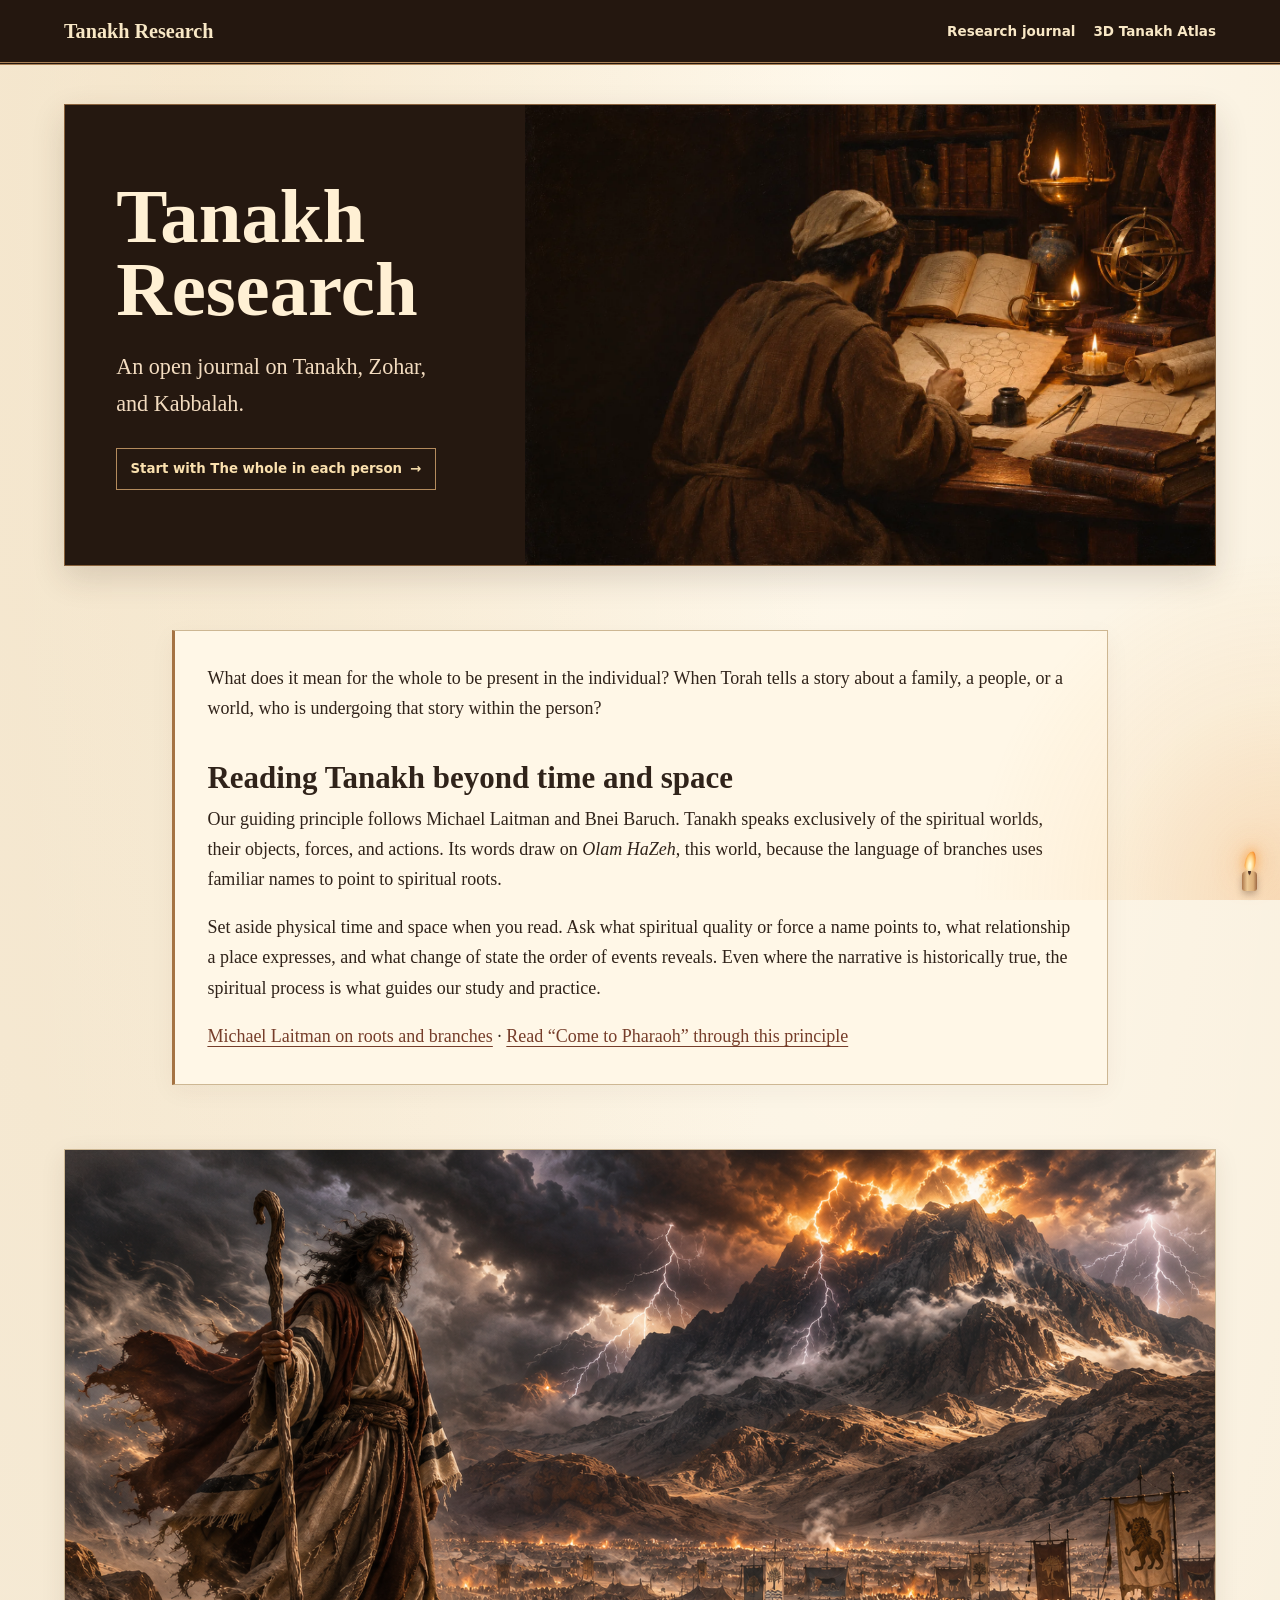
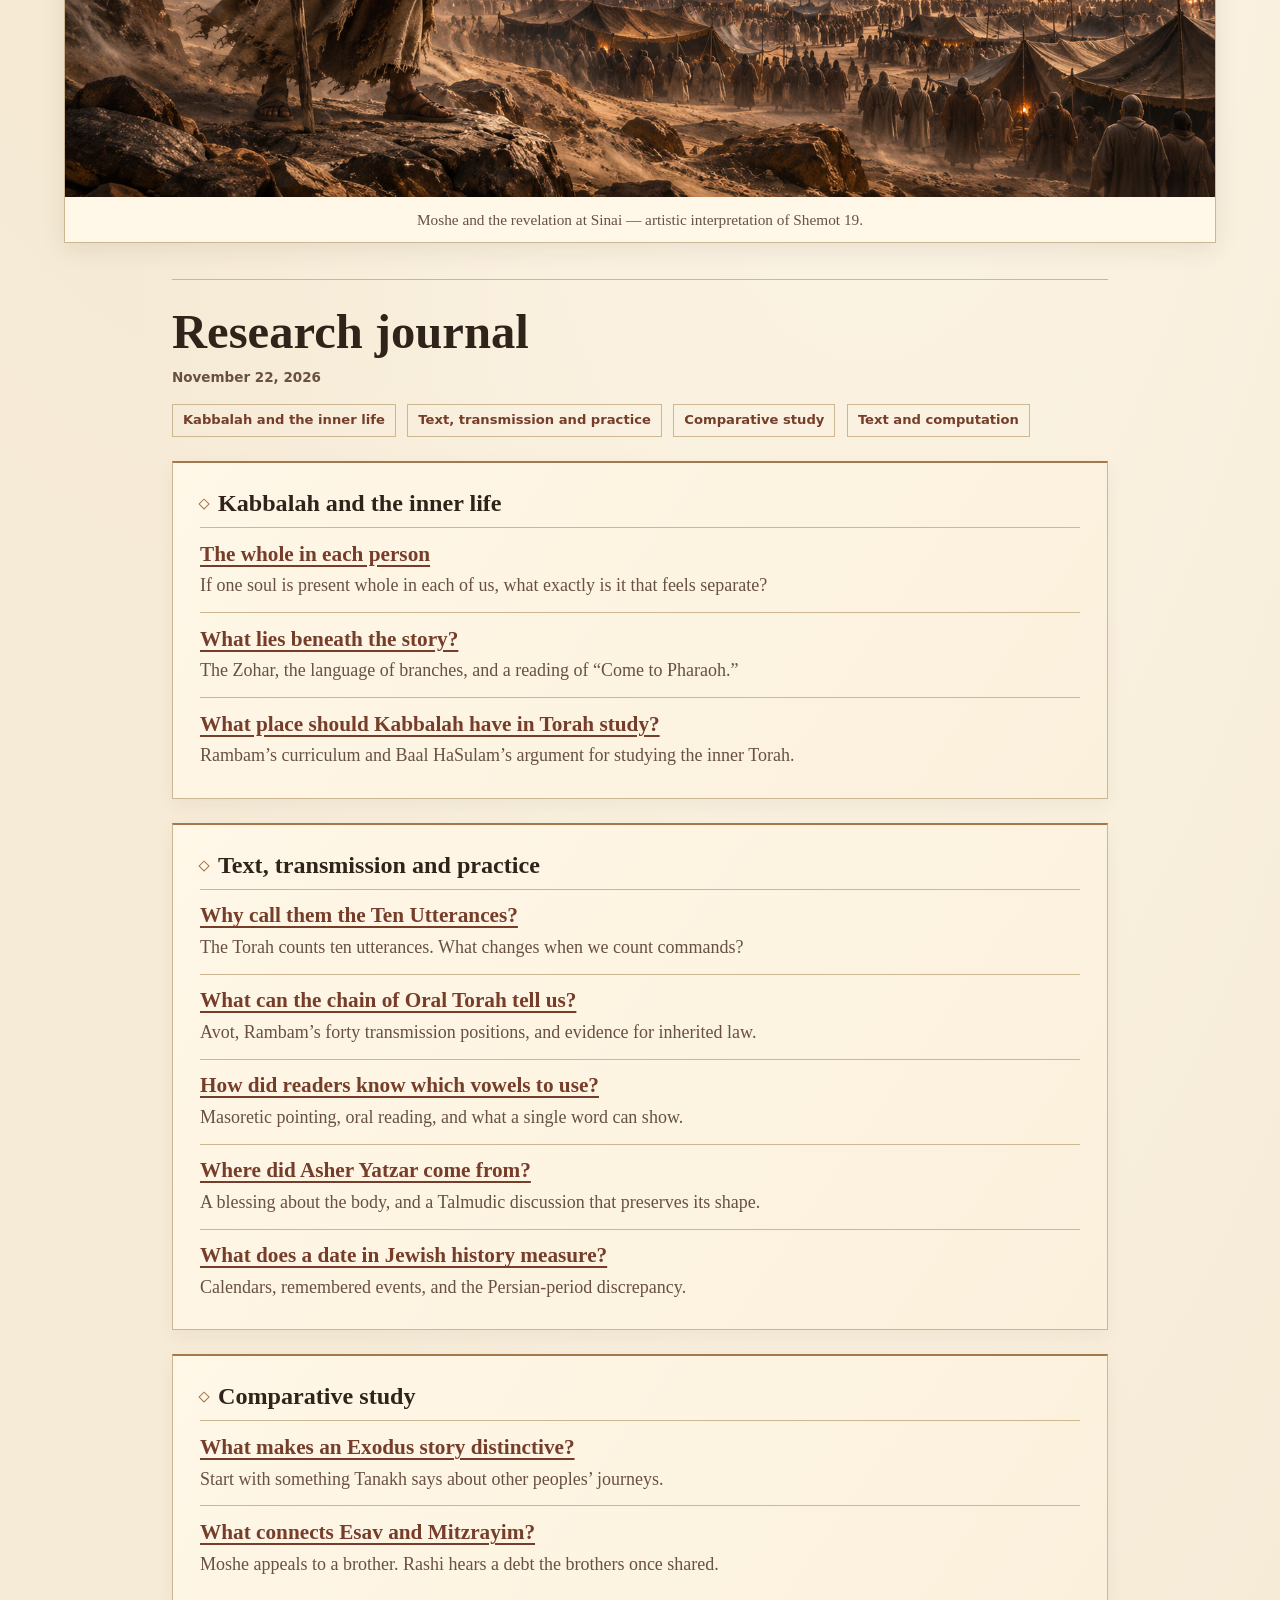
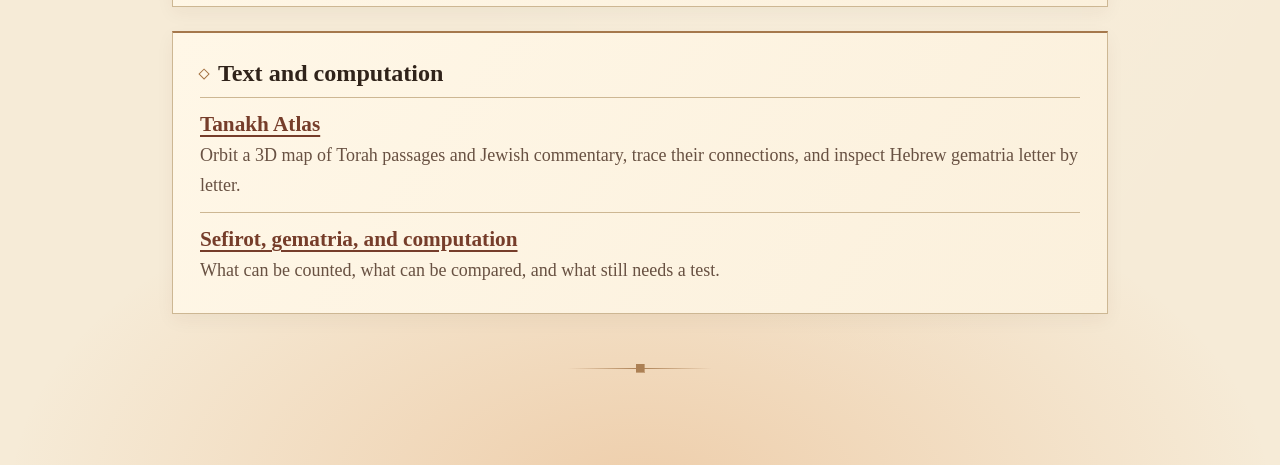
<file: docs/index.html>
<!doctype html>
<html lang="en">
<head>
  <meta charset="utf-8">
  <meta name="viewport" content="width=device-width, initial-scale=1">
  <meta name="description" content="An open research journal on Tanakh, Zohar, and Kabbalah.">
  <title>Tanakh Research</title>
  <link rel="stylesheet" href="style.css?v=atlas-1">
  <link rel="stylesheet" href="candlelight.css">
</head>
<body class="home">
  <header class="site-header">
    <a href="./">Tanakh Research</a>
    <nav aria-label="Main navigation">
      <a href="#research">Research journal</a>
      <a href="atlas/">3D Tanakh Atlas</a>
    </nav>
  </header>
  <main>
    <section class="hero" aria-labelledby="title">
      <img class="hero-art" src="assets/scholars-study.webp?v=7cb28a1" width="1536" height="1024" fetchpriority="high" style="display:block;max-width:100%;height:auto" alt="A scholar writing by oil lamp and candle, beside leather-bound books, scrolls, and a sketch of the Tree of Life.">
      <div class="hero-content">
        <h1 id="title">Tanakh<br class="hero-break"> Research</h1>
        <p class="lead">An open journal on Tanakh, Zohar, and Kabbalah.</p>
        <a class="start-link" href="research/the-whole-in-each-person.html">Start with The whole in each person <span aria-hidden="true">→</span></a>
      </div>
    </section>
    <div class="intro">
      <p>What does it mean for the whole to be present in the individual? When Torah tells a story about a family, a people, or a world, who is undergoing that story within the person?</p>
      <section id="spiritual-reading" aria-labelledby="spiritual-reading-title">
        <h2 id="spiritual-reading-title">Reading Tanakh beyond time and space</h2>
        <p>Our guiding principle follows Michael Laitman and Bnei Baruch. Tanakh speaks exclusively of the spiritual worlds, their objects, forces, and actions. Its words draw on <em>Olam HaZeh</em>, this world, because the language of branches uses familiar names to point to spiritual roots.</p>
        <p>Set aside physical time and space when you read. Ask what spiritual quality or force a name points to, what relationship a place expresses, and what change of state the order of events reveals. Even where the narrative is historically true, the spiritual process is what guides our study and practice.</p>
        <p><a href="https://www.kabbalah.info/en/root-and-branch-part-1/">Michael Laitman on roots and branches</a> · <a href="research/torah-as-language-of-branches.html#spiritual-reading">Read “Come to Pharaoh” through this principle</a></p>
      </section>
    </div>
    <figure style="margin:0 0 2rem;border:1px solid var(--rule);background:var(--folio);box-shadow:0 .4rem 1.3rem #45271718">
        <img src="assets/moshe-at-sinai.png" width="1648" height="928" loading="lazy" decoding="async" alt="Artistic depiction of Moshe holding a staff before the Israelite camp, with lightning and fire over Mount Sinai." style="display:block;width:100%;height:auto">
        <figcaption style="padding:.55rem 1rem;color:var(--muted);font-size:.85rem;text-align:center">Moshe and the revelation at Sinai — artistic interpretation of Shemot 19.</figcaption>
      </figure>
    <section class="log" id="research" aria-labelledby="log-title">
      <h2 id="log-title">Research journal</h2>
      <time datetime="2026-11-22">November 22, 2026</time>
      <nav class="topics" aria-label="Research topics">
        <a href="#kabbalah">Kabbalah and the inner life</a>
        <a href="#transmission">Text, transmission and practice</a>
        <a href="#comparative">Comparative study</a>
        <a href="#computation">Text and computation</a>
      </nav>
      <section class="topic" id="kabbalah" aria-labelledby="kabbalah-title">
        <h3 id="kabbalah-title">Kabbalah and the inner life</h3>
        <article>
          <h4><a href="research/the-whole-in-each-person.html">The whole in each person</a></h4>
          <p>If one soul is present whole in each of us, what exactly is it that feels separate?</p>
        </article>
        <article>
          <h4><a href="research/torah-as-language-of-branches.html">What lies beneath the story?</a></h4>
          <p>The Zohar, the language of branches, and a reading of “Come to Pharaoh.”</p>
        </article>
        <article>
          <h4><a href="research/gemara-and-kabbalah.html">What place should Kabbalah have in Torah study?</a></h4>
          <p>Rambam’s curriculum and Baal HaSulam’s argument for studying the inner Torah.</p>
        </article>
      </section>
      <section class="topic" id="transmission" aria-labelledby="transmission-title">
        <h3 id="transmission-title">Text, transmission and practice</h3>
        <article>
          <h4><a href="research/the-ten-utterances.html">Why call them the Ten Utterances?</a></h4>
          <p>The Torah counts ten utterances. What changes when we count commands?</p>
        </article>
        <article>
          <h4><a href="research/oral-torah-and-the-forty-names.html">What can the chain of Oral Torah tell us?</a></h4>
          <p>Avot, Rambam’s forty transmission positions, and evidence for inherited law.</p>
        </article>
        <article>
          <h4><a href="research/how-hebrew-was-read.html">How did readers know which vowels to use?</a></h4>
          <p>Masoretic pointing, oral reading, and what a single word can show.</p>
        </article>
        <article>
          <h4><a href="research/asher-yatzar.html">Where did Asher Yatzar come from?</a></h4>
          <p>A blessing about the body, and a Talmudic discussion that preserves its shape.</p>
        </article>
        <article>
          <h4><a href="research/jewish-time-and-history.html">What does a date in Jewish history measure?</a></h4>
          <p>Calendars, remembered events, and the Persian-period discrepancy.</p>
        </article>
      </section>
      <section class="topic" id="comparative" aria-labelledby="comparative-title">
        <h3 id="comparative-title">Comparative study</h3>
        <article>
          <h4><a href="research/what-is-distinctive-in-tanakh.html">What makes an Exodus story distinctive?</a></h4>
          <p>Start with something Tanakh says about other peoples’ journeys.</p>
        </article>
        <article>
          <h4><a href="research/esav-and-mitzrayim.html">What connects Esav and Mitzrayim?</a></h4>
          <p>Moshe appeals to a brother. Rashi hears a debt the brothers once shared.</p>
        </article>
      </section>
      <section class="topic" id="computation" aria-labelledby="computation-title">
        <h3 id="computation-title">Text and computation</h3>
        <article>
          <h4><a href="atlas/">Tanakh Atlas</a></h4>
          <p>Orbit a 3D map of Torah passages and Jewish commentary, trace their connections, and inspect Hebrew gematria letter by letter.</p>
        </article>
        <article>
          <h4><a href="research/sefirot-gematria-and-computation.html">Sefirot, gematria, and computation</a></h4>
          <p>What can be counted, what can be compared, and what still needs a test.</p>
        </article>
      </section>
    </section>
  </main>
  <div class="candlelight" aria-hidden="true"></div>
</body>
</html>
</file>
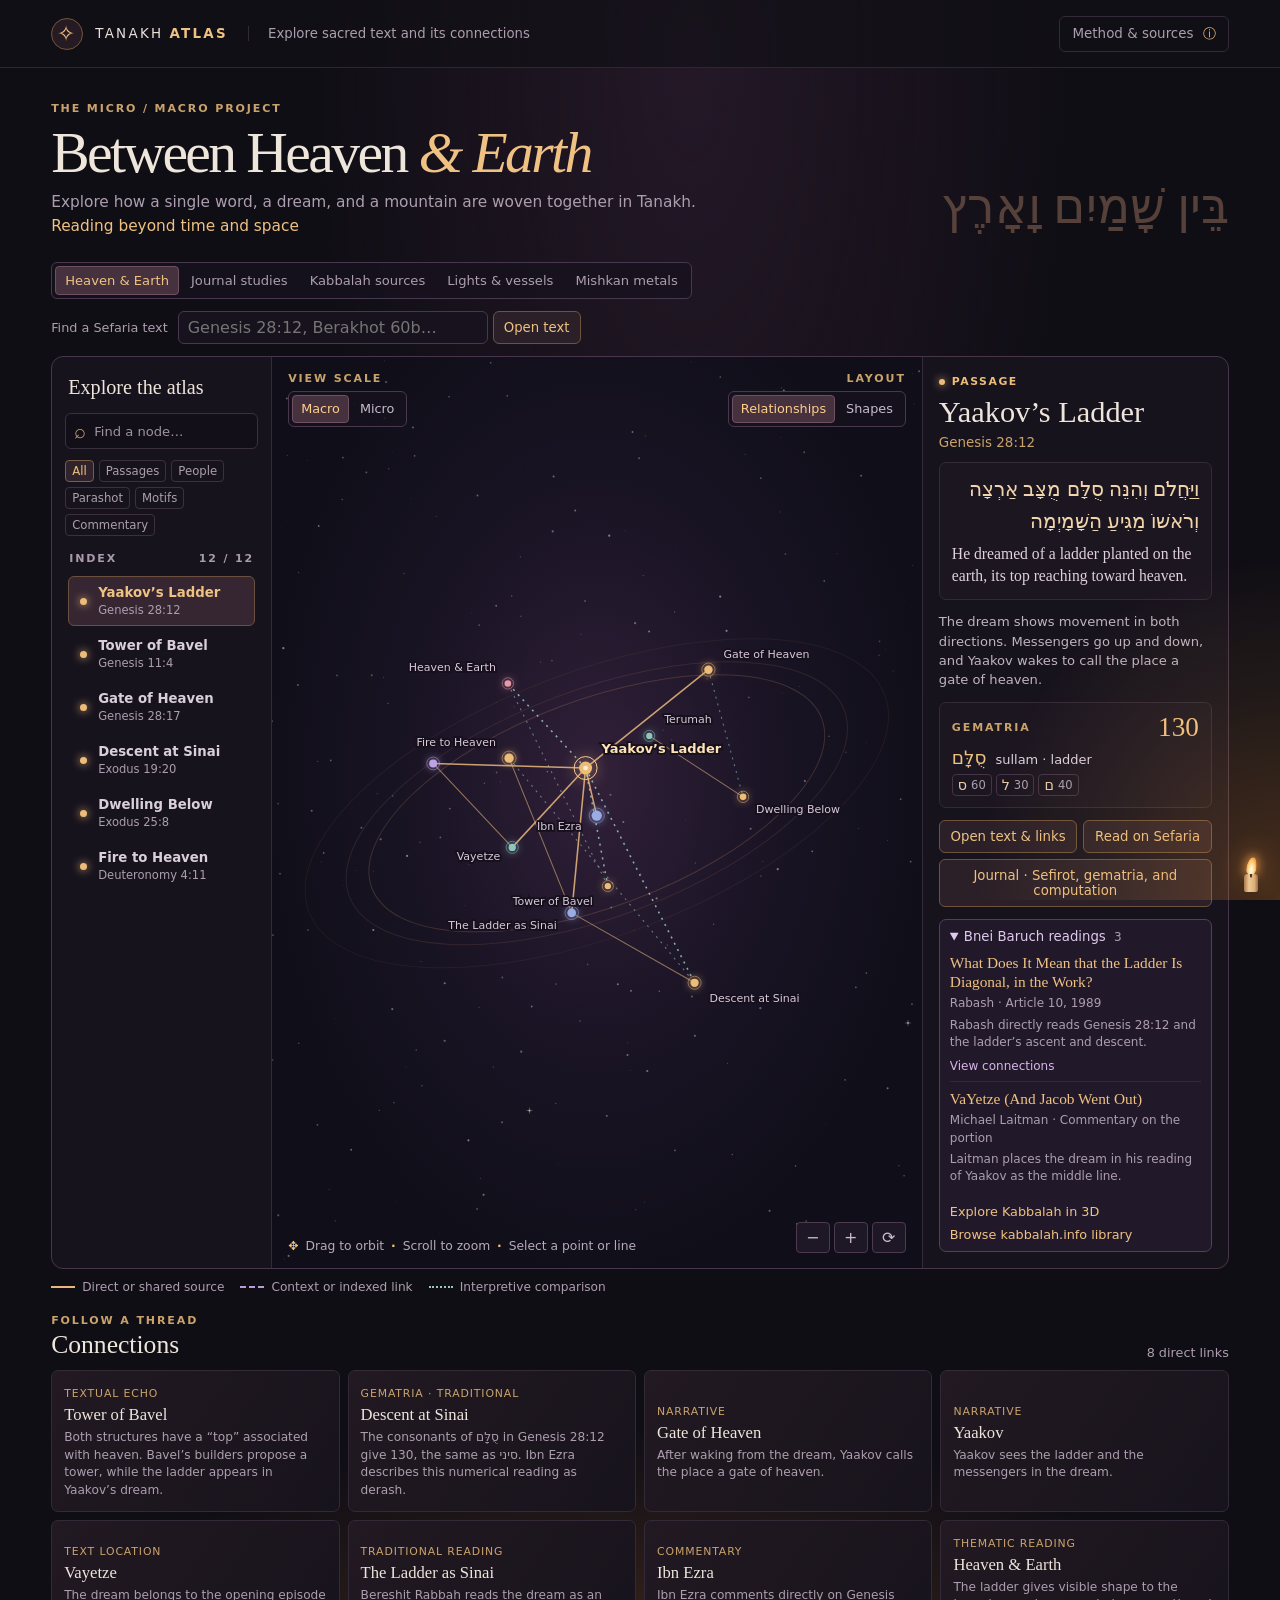
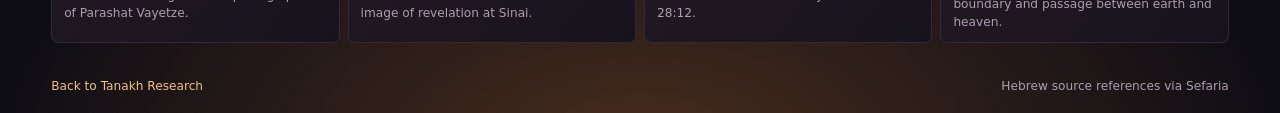
<file: docs/atlas/index.html>
<!doctype html>
<html lang="en">
<head>
<meta charset="utf-8"><meta name="viewport" content="width=device-width, initial-scale=1">
<meta name="description" content="Explore Tanakh and Jewish source texts through an interactive, three-dimensional atlas.">
<title>Tanakh Atlas</title>
<link rel="stylesheet" href="atlas.css?v=5"><script src="data.js?v=6" defer></script><script src="journal.js?v=5" defer></script><script src="relationships.js?v=5" defer></script><script src="atlas.js?v=5" defer></script><script src="lineage-data.js?v=6" defer></script><script src="explorer.js?v=6" defer></script><script src="lineage.js?v=5" defer></script><script src="sequence.js?v=5" defer></script><script src="metals.js?v=1" defer></script>
  <link rel="stylesheet" href="../candlelight.css">
</head>
<body>
<header class="top"><a class="brand" href="./"><span class="sigil" aria-hidden="true">✧</span> TANAKH <b>ATLAS</b></a><span class="brand-note">Explore sacred text and its connections</span><button id="method" class="subtle" type="button">Method &amp; sources <span aria-hidden="true">ⓘ</span></button></header>
<main>
  <section class="intro"><div><div class="eyebrow">THE MICRO / MACRO PROJECT</div><h1 id="atlas-title" tabindex="-1">Between Heaven <i>&amp; Earth</i></h1><p id="atlas-intro">Explore how a single word, a dream, and a mountain are woven together in Tanakh.</p><p><a href="../#spiritual-reading">Reading beyond time and space</a></p></div><span class="intro-hebrew" lang="he" dir="rtl" aria-hidden="true">בֵּין שָׁמַיִם וָאָרֶץ</span></section>
  <div class="explore-bar">
    <nav class="segments" aria-label="Atlas collections"><a href="./" id="curated-mode">Heaven &amp; Earth</a><a href="?view=journal" id="journal-mode">Journal studies</a><a href="?layer" id="lineage-mode">Kabbalah sources</a><a href="?view=sequence" id="sequence-mode">Lights &amp; vessels</a><a href="?view=metals" id="metals-mode">Mishkan metals</a></nav>
    <form id="lookup" role="search"><label for="sefaria-query">Find a Sefaria text</label><div class="lookup-input"><input id="sefaria-query" name="ref" type="search" dir="auto" placeholder="Genesis 28:12, Berakhot 60b…" required maxlength="400"><button class="action">Open text</button></div></form>
  </div>
  <p id="lookup-status" role="status" hidden></p><div id="suggestions" hidden></div>
  <section class="workbench" id="atlas-workbench" aria-label="Interactive atlas">
    <aside class="browser">
      <h2>Explore the atlas</h2>
      <label class="search"><span aria-hidden="true">⌕</span><input id="search" type="search" placeholder="Find a node…" aria-label="Find a node"></label>
      <div class="filters" aria-label="Node type filters"></div>
      <div class="list-head"><span>INDEX</span><span id="count"></span></div>
      <div id="node-list" class="node-list"></div>
    </aside>
    <section class="scene" aria-label="Three-dimensional model">
      <div class="scene-top"><div><div class="eyebrow">VIEW SCALE</div><div class="segments" id="scales" aria-label="View scale"><button data-scale="macro" aria-pressed="true">Macro</button><button data-scale="micro" aria-pressed="false">Micro</button></div></div><div class="layout-controls"><div class="eyebrow">LAYOUT</div><div class="segments" id="layouts" aria-label="Layout"><button data-layout="relationships" aria-pressed="true">Relationships</button><button data-layout="shapes" aria-pressed="false">Shapes</button></div></div><div class="geometry" id="geometry" hidden><div class="eyebrow">SHAPE</div><div class="segments" id="shapes" aria-label="Geometry"><button data-shape="sphere" aria-pressed="true" title="Sphere" aria-label="Sphere">◎</button><button data-shape="diamond" aria-pressed="false" title="Octahedron" aria-label="Octahedron">◇</button><button data-shape="helix" aria-pressed="false" title="Helix" aria-label="Helix">∿</button></div></div></div>
      <canvas id="universe" tabindex="0" aria-label="Rotatable 3D atlas. Drag to rotate, scroll to zoom, or use arrow keys and plus and minus. Select a node in the index or in the model."></canvas>
      <div id="media-preview" hidden></div>
      <div class="scene-bottom"><p><span aria-hidden="true">✥</span> Drag to orbit <b>·</b> Scroll to zoom <b>·</b> Select a point or line</p><div class="camera" aria-label="Camera controls"><button id="minus" aria-label="Zoom out">−</button><button id="plus" aria-label="Zoom in">+</button><button id="reset" aria-label="Reset camera" title="Reset camera">⟳</button></div></div>
    </section>
    <aside class="inspector" aria-label="Selected node details" id="inspector"></aside>
  </section>
  <div id="relationship-key" class="relationship-key"><span><i class="direct"></i>Direct or shared source</span><span><i class="context"></i>Context or indexed link</span><span><i class="reading"></i>Interpretive comparison</span></div>
  <section class="connections" id="atlas-connections" aria-labelledby="links-heading"><div class="connections-head"><div><div class="eyebrow">FOLLOW A THREAD</div><h2 id="links-heading">Connections</h2></div><span id="edge-count"></span></div><div id="edges" class="edge-list"></div><nav id="link-pages" aria-label="Connection pages" hidden></nav></section>
  <section id="sequence" class="sequence" aria-label="Order of lights and vessels" hidden>
    <div class="sequence-orders">
      <div><h2>Vessels form in this order</h2><p>Keter · Hochma · Bina · Tifferet · Malchut</p></div>
      <div><h2>Lights enter in this order</h2><p>Nefesh · Ruach · Neshama · Haya · Yechida</p></div>
    </div>
    <div class="sequence-body">
      <div class="segments" id="sequence-stages" role="group" aria-label="Stage of formation"></div>
      <p id="sequence-status" aria-live="polite"></p>
      <table><caption>Where the lights are clothed at this stage</caption><thead><tr><th scope="col">Vessel</th><th scope="col">Light</th><th scope="col">Change</th></tr></thead><tbody id="sequence-table"></tbody></table>
      <p class="sequence-note">Rows show vessel order. Change the stage to see where each light is clothed. The newly entering light always starts in Keter.</p>
      <div class="connection-actions"><a class="source-link" href="https://www.kabbalah.info/en/preface-to-the-wisdom-of-kabbalah-5/" target="_blank" rel="noopener noreferrer">Read §§24–25 on kabbalah.info</a><a class="action" href="?layer=term-soul">Explore the lights of the soul</a></div>
    </div>
  </section>
</main>
<footer><a href="../">Back to Tanakh Research</a><span>Hebrew source references via Sefaria</span></footer>
<dialog id="connection-dialog" aria-labelledby="connection-title"><div class="dialog-top"><h2 id="connection-title">Connection</h2><form method="dialog"><button aria-label="Close connection">×</button></form></div><div id="connection-detail"></div></dialog>
<dialog id="guide"><div class="dialog-top"><h2>Method &amp; sources</h2><form method="dialog"><button aria-label="Close">×</button></form></div><p>This first atlas follows images of heaven and earth from Yaakov’s dream to Bavel, Sinai, and the Mishkan. It includes Torah passages, a person, parashot, motifs, and rabbinic readings. The source pane gives the reference, a Hebrew excerpt when available, the English sense, and a link to Sefaria.</p><dl><dt>Reading beyond time and space</dt><dd>In the reading taught by Michael Laitman and Bnei Baruch, names from <em>Olam HaZeh</em> point to spiritual roots. Set aside physical time and space and trace relationships between spiritual objects and changes of state. The 3D layout helps you navigate the sources. <a href="../#spiritual-reading">Read the project’s guiding principle</a>.</dd><dt>Macro</dt><dd>The overview of the current collection. Journal studies reveal their citations in Micro view. Sefaria displays connections in batches.</dd><dt>Micro</dt><dd>The selected node and its direct neighbors. Following a link brings the new node’s neighborhood into view.</dd><dt>Relationships</dt><dd>Linked nodes attract and all nodes repel. Direct and shared sources use the shortest, strongest springs, followed by context links and interpretive comparisons. The whole graph affects each distance. Heights, directions, and node sizes carry no rank or spiritual value. In Shapes, the sphere, octahedron, and helix arrange the same nodes without the relationship forces.</dd><dt>Gematria</dt><dd>Standard values (mispar hechrechi), with final letters valued like their ordinary forms. Vowel points, accents, punctuation, and spaces are ignored. Values apply to the specific Hebrew spelling shown. Numeric equality can be the basis of a derash, as with the ladder and Sinai.</dd><dt>Bnei Baruch readings</dt><dd>Readings appear with author and locator. A comparison in the atlas can place two texts beside each other even when the lineage source does not discuss the passage directly.</dd><dt>Relationship labels</dt><dd>Text and narrative links come from the passages. Traditional links point to a named Jewish source. Thematic links represent a reading proposed by this atlas. Journal citations show where an article cites a source. In the Sefaria reader, relationship labels and source anchors come from Sefaria’s Links API.</dd></dl><form method="dialog"><button class="action">Return to atlas</button></form></dialog>
  <div class="candlelight" aria-hidden="true"></div>
</body></html>
</file>
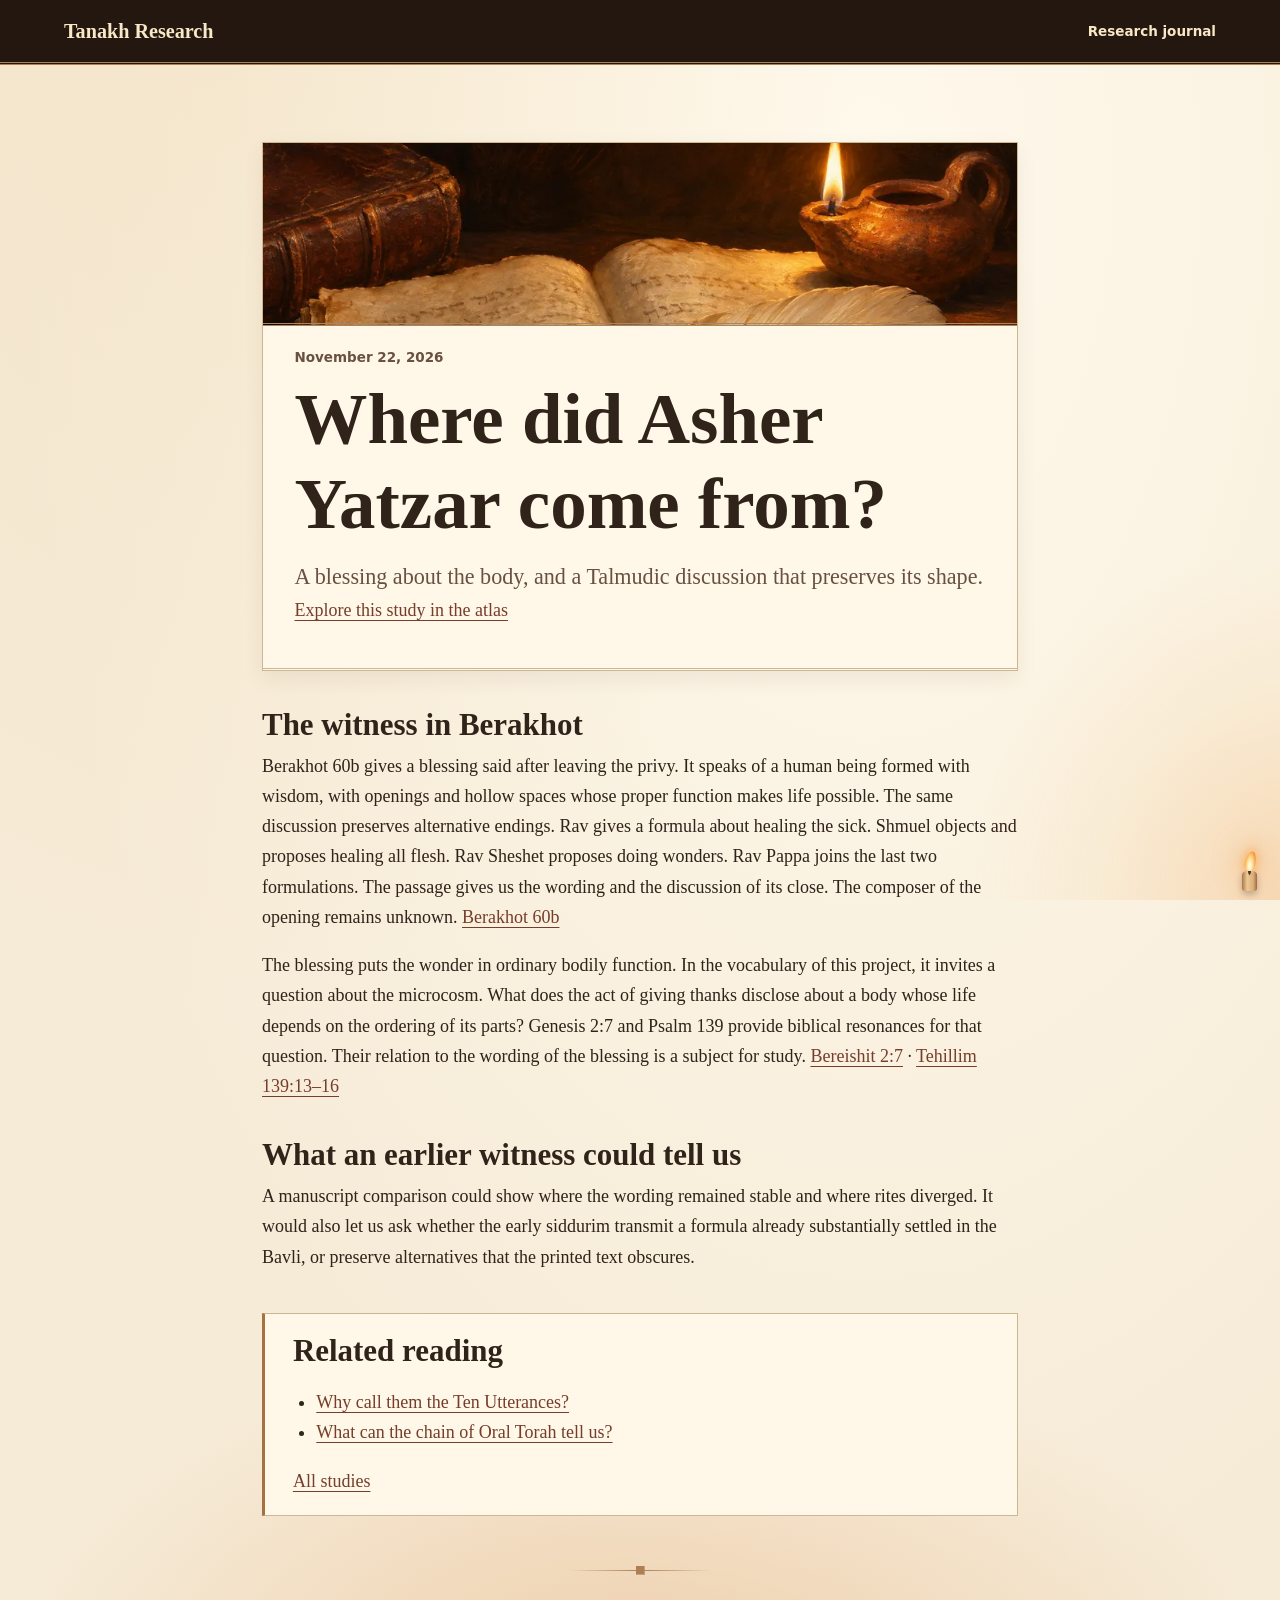
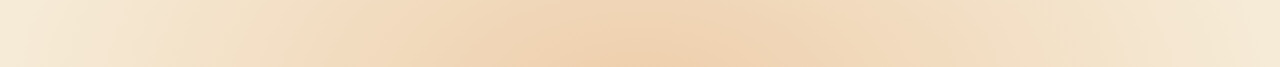
<file: docs/research/asher-yatzar.html>
<!doctype html>
<html lang="en">
<head>
  <meta charset="utf-8">
  <meta name="viewport" content="width=device-width, initial-scale=1">
  <meta name="description" content="A blessing about the body, and a Talmudic discussion that preserves its shape.">
  <title>Where did Asher Yatzar come from? | Tanakh Research</title>
  <link rel="stylesheet" href="../style.css?v=folio-1">
  <link rel="stylesheet" href="../candlelight.css">
</head>
<body>
  <header class="site-header">
    <a href="../">Tanakh Research</a>
    <nav aria-label="Main navigation"><a href="../#research">Research journal</a></nav>
  </header>
  <main>
    <article class="entry">
      <header class="entry-heading">
        <time datetime="2026-11-22">November 22, 2026</time>
        <h1>Where did Asher Yatzar come from?</h1>
        <p class="lead">A blessing about the body, and a Talmudic discussion that preserves its shape.</p>
        <p><a href="../atlas/?study=asher-yatzar">Explore this study in the atlas</a></p>
      </header>

      <h2>The witness in Berakhot</h2>
      <p>Berakhot 60b gives a blessing said after leaving the privy. It speaks of a human being formed with wisdom, with openings and hollow spaces whose proper function makes life possible. The same discussion preserves alternative endings. Rav gives a formula about healing the sick. Shmuel objects and proposes healing all flesh. Rav Sheshet proposes doing wonders. Rav Pappa joins the last two formulations. The passage gives us the wording and the discussion of its close. The composer of the opening remains unknown. <a href="https://www.sefaria.org/Berakhot.60b">Berakhot 60b</a></p>
      <p>The blessing puts the wonder in ordinary bodily function. In the vocabulary of this project, it invites a question about the microcosm. What does the act of giving thanks disclose about a body whose life depends on the ordering of its parts? Genesis 2:7 and Psalm 139 provide biblical resonances for that question. Their relation to the wording of the blessing is a subject for study. <a href="https://www.sefaria.org/Genesis.2.7">Bereishit 2:7</a> · <a href="https://www.sefaria.org/Psalms.139.13-16">Tehillim 139:13–16</a></p>

      <h2>What an earlier witness could tell us</h2>
      <p>A manuscript comparison could show where the wording remained stable and where rites diverged. It would also let us ask whether the early siddurim transmit a formula already substantially settled in the Bavli, or preserve alternatives that the printed text obscures.</p>
    </article>
    <nav class="related" aria-label="Related reading">
      <h2>Related reading</h2>
      <ul>
        <li><a href="the-ten-utterances.html">Why call them the Ten Utterances?</a></li>
        <li><a href="oral-torah-and-the-forty-names.html">What can the chain of Oral Torah tell us?</a></li>
      </ul>
      <p><a href="../#research">All studies</a></p>
    </nav>
  </main>
  <div class="candlelight" aria-hidden="true"></div>
</body>
</html>
</file>
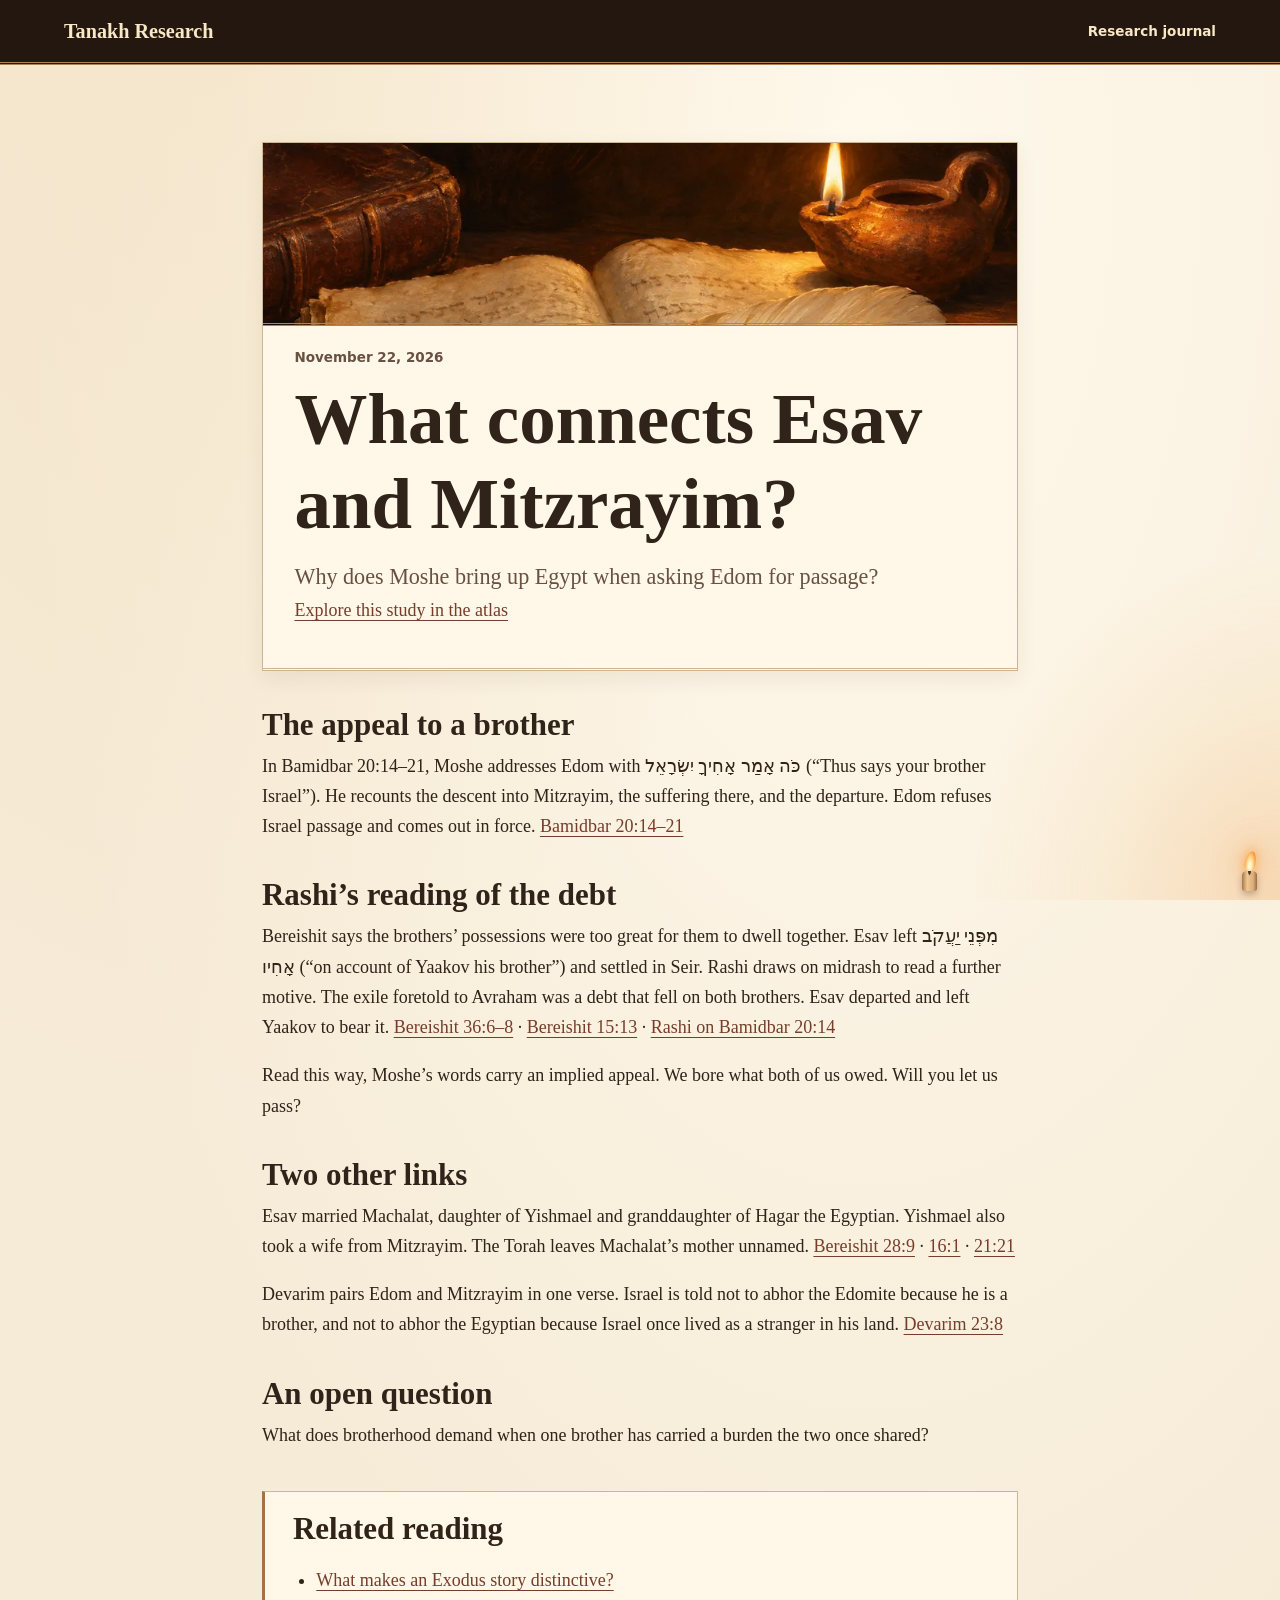
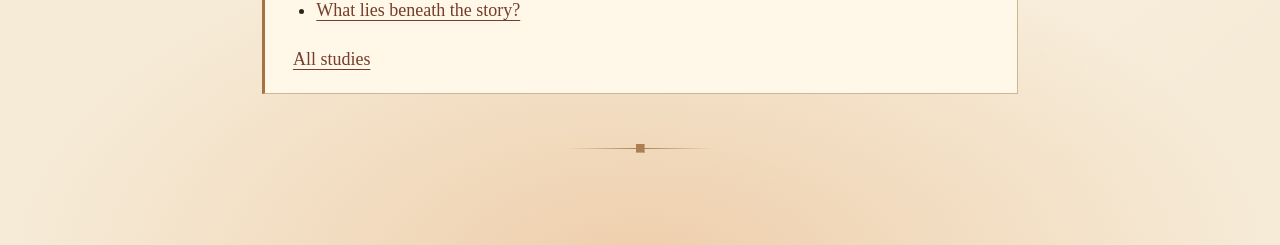
<file: docs/research/esav-and-mitzrayim.html>
<!doctype html>
<html lang="en">
<head>
  <meta charset="utf-8">
  <meta name="viewport" content="width=device-width, initial-scale=1">
  <meta name="description" content="Esav, Edom, and Mitzrayim in Tanakh and Rashi.">
  <title>What connects Esav and Mitzrayim? | Tanakh Research</title>
  <link rel="stylesheet" href="../style.css?v=folio-1">
  <link rel="stylesheet" href="../candlelight.css">
</head>
<body>
  <header class="site-header">
    <a href="../">Tanakh Research</a>
    <nav aria-label="Main navigation"><a href="../#research">Research journal</a></nav>
  </header>
  <main>
    <article class="entry">
      <header class="entry-heading">
        <time datetime="2026-11-22">November 22, 2026</time>
        <h1>What connects Esav and Mitzrayim?</h1>
        <p class="lead">Why does Moshe bring up Egypt when asking Edom for passage?</p>
        <p><a href="../atlas/?study=esav-and-mitzrayim">Explore this study in the atlas</a></p>
      </header>

      <h2>The appeal to a brother</h2>
      <p>In Bamidbar 20:14–21, Moshe addresses Edom with <span lang="he" dir="rtl">כֹּה אָמַר אָחִיךָ יִשְׂרָאֵל</span> (“Thus says your brother Israel”). He recounts the descent into Mitzrayim, the suffering there, and the departure. Edom refuses Israel passage and comes out in force. <a href="https://www.sefaria.org/Numbers.20.14-21">Bamidbar 20:14–21</a></p>

      <h2>Rashi’s reading of the debt</h2>
      <p>Bereishit says the brothers’ possessions were too great for them to dwell together. Esav left <span lang="he" dir="rtl">מִפְּנֵי יַעֲקֹב אָחִיו</span> (“on account of Yaakov his brother”) and settled in Seir. Rashi draws on midrash to read a further motive. The exile foretold to Avraham was a debt that fell on both brothers. Esav departed and left Yaakov to bear it. <a href="https://www.sefaria.org/Genesis.36.6-8">Bereishit 36:6–8</a> · <a href="https://www.sefaria.org/Genesis.15.13">Bereishit 15:13</a> · <a href="https://www.sefaria.org/Rashi_on_Numbers.20.14">Rashi on Bamidbar 20:14</a></p>
      <p>Read this way, Moshe’s words carry an implied appeal. We bore what both of us owed. Will you let us pass?</p>

      <h2>Two other links</h2>
      <p>Esav married Machalat, daughter of Yishmael and granddaughter of Hagar the Egyptian. Yishmael also took a wife from Mitzrayim. The Torah leaves Machalat’s mother unnamed. <a href="https://www.sefaria.org/Genesis.28.9">Bereishit 28:9</a> · <a href="https://www.sefaria.org/Genesis.16.1">16:1</a> · <a href="https://www.sefaria.org/Genesis.21.21">21:21</a></p>
      <p>Devarim pairs Edom and Mitzrayim in one verse. Israel is told not to abhor the Edomite because he is a brother, and not to abhor the Egyptian because Israel once lived as a stranger in his land. <a href="https://www.sefaria.org/Deuteronomy.23.8">Devarim 23:8</a></p>

      <h2>An open question</h2>
      <p>What does brotherhood demand when one brother has carried a burden the two once shared?</p>
    </article>
    <nav class="related" aria-label="Related reading">
      <h2>Related reading</h2>
      <ul>
        <li><a href="what-is-distinctive-in-tanakh.html">What makes an Exodus story distinctive?</a></li>
        <li><a href="torah-as-language-of-branches.html">What lies beneath the story?</a></li>
      </ul>
      <p><a href="../#research">All studies</a></p>
    </nav>
  </main>
  <div class="candlelight" aria-hidden="true"></div>
</body>
</html>
</file>
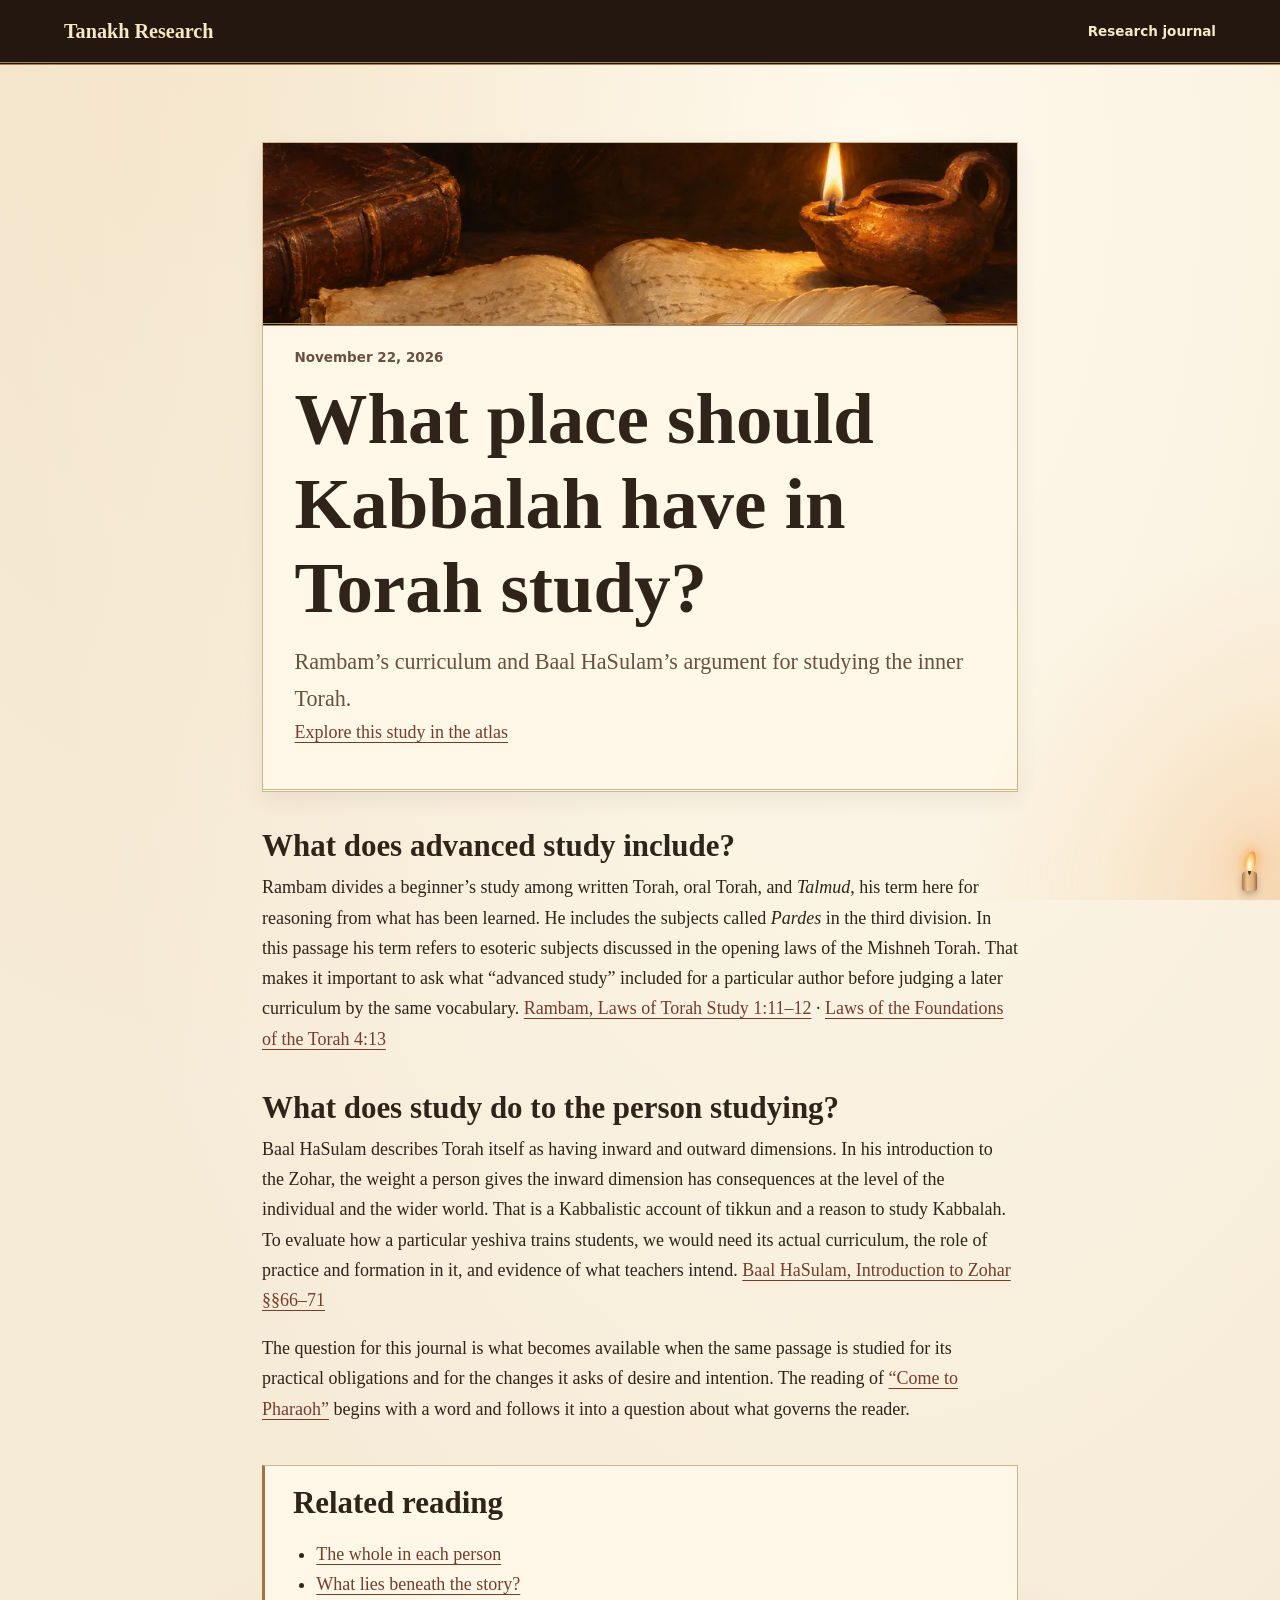
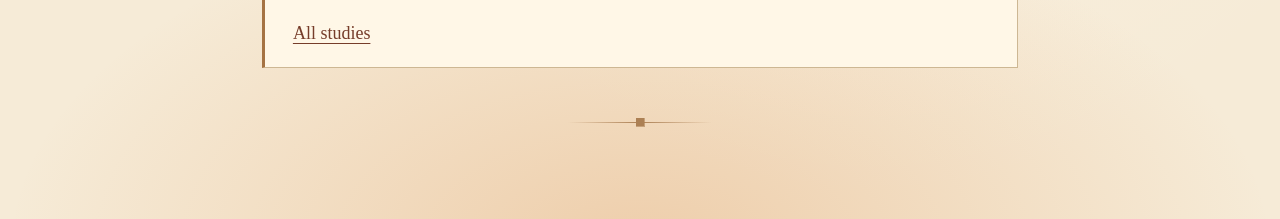
<file: docs/research/gemara-and-kabbalah.html>
<!doctype html>
<html lang="en">
<head>
  <meta charset="utf-8">
  <meta name="viewport" content="width=device-width, initial-scale=1">
  <meta name="description" content="Rambam’s curriculum and Baal HaSulam’s argument for studying the inner Torah.">
  <title>What place should Kabbalah have in Torah study? | Tanakh Research</title>
  <link rel="stylesheet" href="../style.css?v=folio-1">
  <link rel="stylesheet" href="../candlelight.css">
</head>
<body>
  <header class="site-header">
    <a href="../">Tanakh Research</a>
    <nav aria-label="Main navigation"><a href="../#research">Research journal</a></nav>
  </header>
  <main>
    <article class="entry">
      <header class="entry-heading">
        <time datetime="2026-11-22">November 22, 2026</time>
        <h1>What place should Kabbalah have in Torah study?</h1>
        <p class="lead">Rambam’s curriculum and Baal HaSulam’s argument for studying the inner Torah.</p>
        <p><a href="../atlas/?study=gemara-and-kabbalah">Explore this study in the atlas</a></p>
      </header>

      <h2>What does advanced study include?</h2>
      <p>Rambam divides a beginner’s study among written Torah, oral Torah, and <em>Talmud</em>, his term here for reasoning from what has been learned. He includes the subjects called <em>Pardes</em> in the third division. In this passage his term refers to esoteric subjects discussed in the opening laws of the Mishneh Torah. That makes it important to ask what “advanced study” included for a particular author before judging a later curriculum by the same vocabulary. <a href="https://www.sefaria.org/Mishneh_Torah%2C_Torah_Study.1.11-12">Rambam, Laws of Torah Study 1:11–12</a> · <a href="https://www.sefaria.org/Mishneh_Torah%2C_Foundations_of_the_Torah.4.13">Laws of the Foundations of the Torah 4:13</a></p>

      <h2>What does study do to the person studying?</h2>
      <p>Baal HaSulam describes Torah itself as having inward and outward dimensions. In his introduction to the Zohar, the weight a person gives the inward dimension has consequences at the level of the individual and the wider world. That is a Kabbalistic account of tikkun and a reason to study Kabbalah. To evaluate how a particular yeshiva trains students, we would need its actual curriculum, the role of practice and formation in it, and evidence of what teachers intend. <a href="https://www.sefaria.org/Baal_HaSulam%27s_Introduction_to_Zohar.66-71">Baal HaSulam, Introduction to Zohar §§66–71</a></p>
      <p>The question for this journal is what becomes available when the same passage is studied for its practical obligations and for the changes it asks of desire and intention. The reading of <a href="torah-as-language-of-branches.html">“Come to Pharaoh”</a> begins with a word and follows it into a question about what governs the reader.</p>
    </article>
    <nav class="related" aria-label="Related reading">
      <h2>Related reading</h2>
      <ul>
        <li><a href="the-whole-in-each-person.html">The whole in each person</a></li>
        <li><a href="torah-as-language-of-branches.html">What lies beneath the story?</a></li>
      </ul>
      <p><a href="../#research">All studies</a></p>
    </nav>
  </main>
  <div class="candlelight" aria-hidden="true"></div>
</body>
</html>
</file>
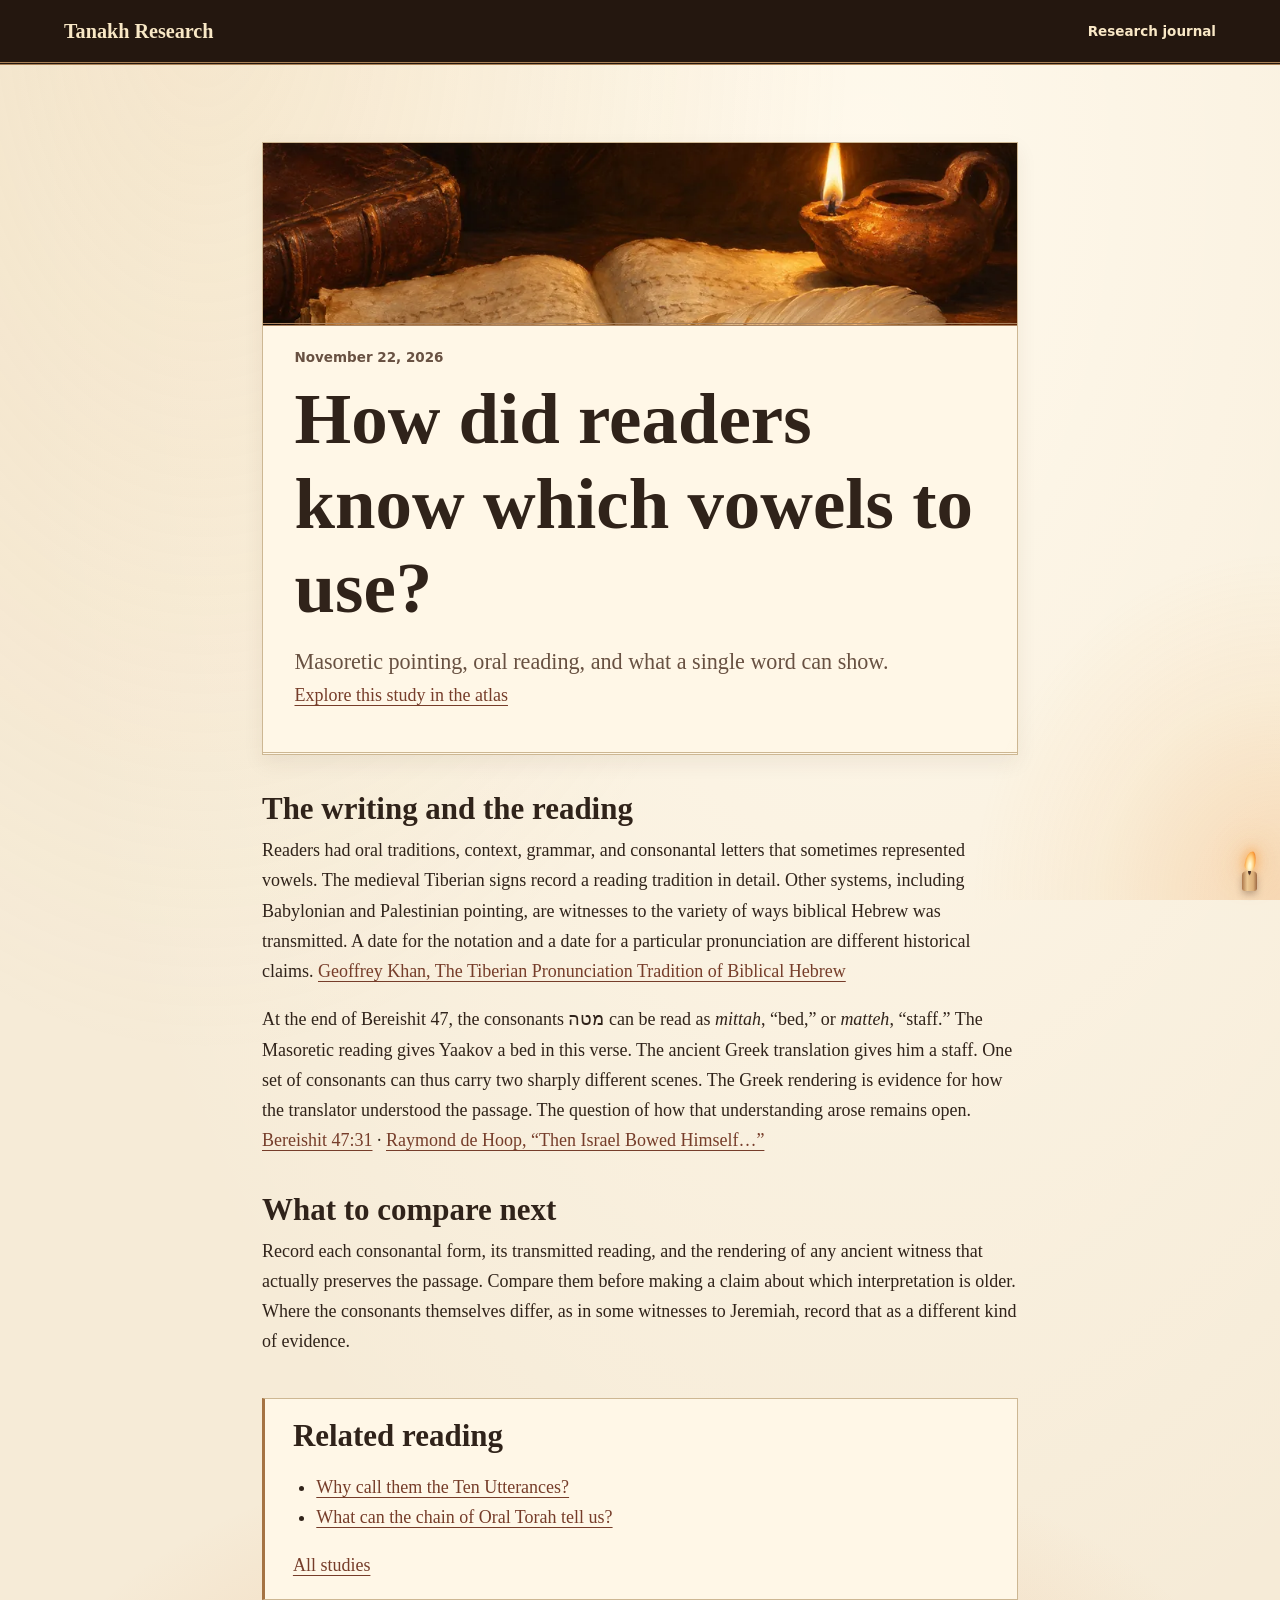
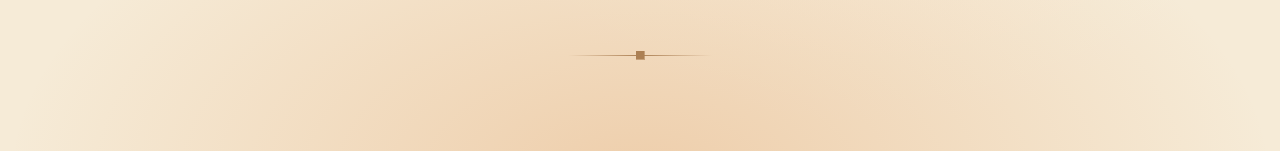
<file: docs/research/how-hebrew-was-read.html>
<!doctype html>
<html lang="en">
<head>
  <meta charset="utf-8">
  <meta name="viewport" content="width=device-width, initial-scale=1">
  <meta name="description" content="Masoretic pointing, oral reading, and what a single word can show.">
  <title>How did readers know which vowels to use? | Tanakh Research</title>
  <link rel="stylesheet" href="../style.css?v=folio-1">
  <link rel="stylesheet" href="../candlelight.css">
</head>
<body>
  <header class="site-header">
    <a href="../">Tanakh Research</a>
    <nav aria-label="Main navigation"><a href="../#research">Research journal</a></nav>
  </header>
  <main>
    <article class="entry">
      <header class="entry-heading">
        <time datetime="2026-11-22">November 22, 2026</time>
        <h1>How did readers know which vowels to use?</h1>
        <p class="lead">Masoretic pointing, oral reading, and what a single word can show.</p>
        <p><a href="../atlas/?study=how-hebrew-was-read">Explore this study in the atlas</a></p>
      </header>

      <h2>The writing and the reading</h2>
      <p>Readers had oral traditions, context, grammar, and consonantal letters that sometimes represented vowels. The medieval Tiberian signs record a reading tradition in detail. Other systems, including Babylonian and Palestinian pointing, are witnesses to the variety of ways biblical Hebrew was transmitted. A date for the notation and a date for a particular pronunciation are different historical claims. <a href="https://thoth-arch.lib.cam.ac.uk/items/559173c8-ddcb-46cd-9354-59d418c029b2">Geoffrey Khan, The Tiberian Pronunciation Tradition of Biblical Hebrew</a></p>
      <p>At the end of Bereishit 47, the consonants <span lang="he" dir="rtl">מטה</span> can be read as <em>mittah</em>, “bed,” or <em>matteh</em>, “staff.” The Masoretic reading gives Yaakov a bed in this verse. The ancient Greek translation gives him a staff. One set of consonants can thus carry two sharply different scenes. The Greek rendering is evidence for how the translator understood the passage. The question of how that understanding arose remains open. <a href="https://www.sefaria.org/Genesis.47.31">Bereishit 47:31</a> · <a href="https://journals.sagepub.com/doi/10.1177/030908920402800405">Raymond de Hoop, “Then Israel Bowed Himself…”</a></p>

      <h2>What to compare next</h2>
      <p>Record each consonantal form, its transmitted reading, and the rendering of any ancient witness that actually preserves the passage. Compare them before making a claim about which interpretation is older. Where the consonants themselves differ, as in some witnesses to Jeremiah, record that as a different kind of evidence.</p>
    </article>
    <nav class="related" aria-label="Related reading">
      <h2>Related reading</h2>
      <ul>
        <li><a href="the-ten-utterances.html">Why call them the Ten Utterances?</a></li>
        <li><a href="oral-torah-and-the-forty-names.html">What can the chain of Oral Torah tell us?</a></li>
      </ul>
      <p><a href="../#research">All studies</a></p>
    </nav>
  </main>
  <div class="candlelight" aria-hidden="true"></div>
</body>
</html>
</file>
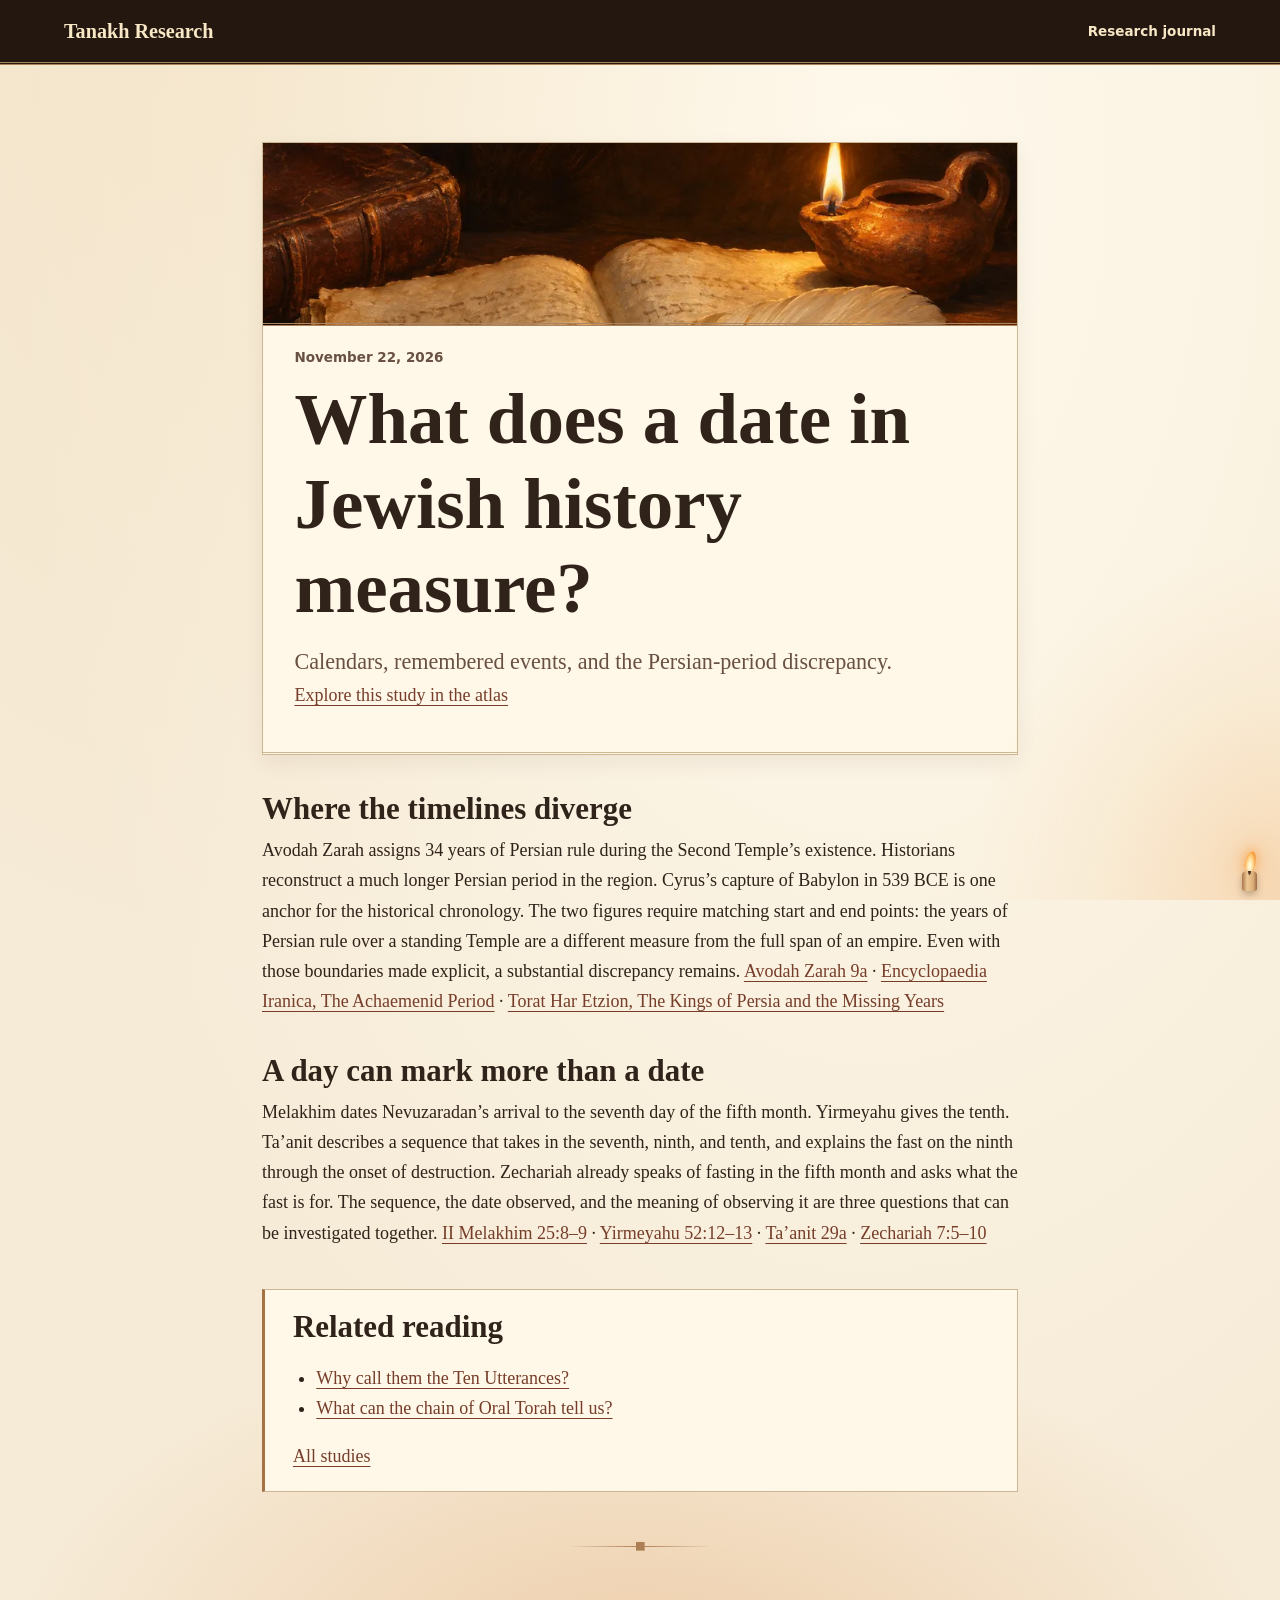
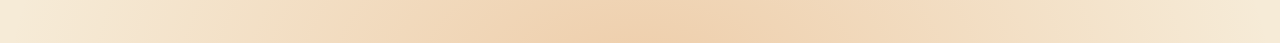
<file: docs/research/jewish-time-and-history.html>
<!doctype html>
<html lang="en">
<head>
  <meta charset="utf-8">
  <meta name="viewport" content="width=device-width, initial-scale=1">
  <meta name="description" content="Calendars, remembered events, and the Persian-period discrepancy.">
  <title>What does a date in Jewish history measure? | Tanakh Research</title>
  <link rel="stylesheet" href="../style.css?v=folio-1">
  <link rel="stylesheet" href="../candlelight.css">
</head>
<body>
  <header class="site-header">
    <a href="../">Tanakh Research</a>
    <nav aria-label="Main navigation"><a href="../#research">Research journal</a></nav>
  </header>
  <main>
    <article class="entry">
      <header class="entry-heading">
        <time datetime="2026-11-22">November 22, 2026</time>
        <h1>What does a date in Jewish history measure?</h1>
        <p class="lead">Calendars, remembered events, and the Persian-period discrepancy.</p>
        <p><a href="../atlas/?study=jewish-time-and-history">Explore this study in the atlas</a></p>
      </header>

      <h2>Where the timelines diverge</h2>
      <p>Avodah Zarah assigns 34 years of Persian rule during the Second Temple’s existence. Historians reconstruct a much longer Persian period in the region. Cyrus’s capture of Babylon in 539 BCE is one anchor for the historical chronology. The two figures require matching start and end points: the years of Persian rule over a standing Temple are a different measure from the full span of an empire. Even with those boundaries made explicit, a substantial discrepancy remains. <a href="https://www.sefaria.org/Avodah_Zarah.9a">Avodah Zarah 9a</a> · <a href="https://www.iranicaonline.org/articles/susa-iii-the-achaemenid-period/">Encyclopaedia Iranica, The Achaemenid Period</a> · <a href="https://etzion.org.il/en/tanakh/ketuvim/sefer-ezra/kings-persia-and-missing-years">Torat Har Etzion, The Kings of Persia and the Missing Years</a></p>

      <h2>A day can mark more than a date</h2>
      <p>Melakhim dates Nevuzaradan’s arrival to the seventh day of the fifth month. Yirmeyahu gives the tenth. Ta’anit describes a sequence that takes in the seventh, ninth, and tenth, and explains the fast on the ninth through the onset of destruction. Zechariah already speaks of fasting in the fifth month and asks what the fast is for. The sequence, the date observed, and the meaning of observing it are three questions that can be investigated together. <a href="https://www.sefaria.org/II_Kings.25.8-9">II Melakhim 25:8–9</a> · <a href="https://www.sefaria.org/Jeremiah.52.12-13">Yirmeyahu 52:12–13</a> · <a href="https://www.sefaria.org/Taanit.29a">Ta’anit 29a</a> · <a href="https://www.sefaria.org/Zechariah.7.5-10">Zechariah 7:5–10</a></p>
    </article>
    <nav class="related" aria-label="Related reading">
      <h2>Related reading</h2>
      <ul>
        <li><a href="the-ten-utterances.html">Why call them the Ten Utterances?</a></li>
        <li><a href="oral-torah-and-the-forty-names.html">What can the chain of Oral Torah tell us?</a></li>
      </ul>
      <p><a href="../#research">All studies</a></p>
    </nav>
  </main>
  <div class="candlelight" aria-hidden="true"></div>
</body>
</html>
</file>
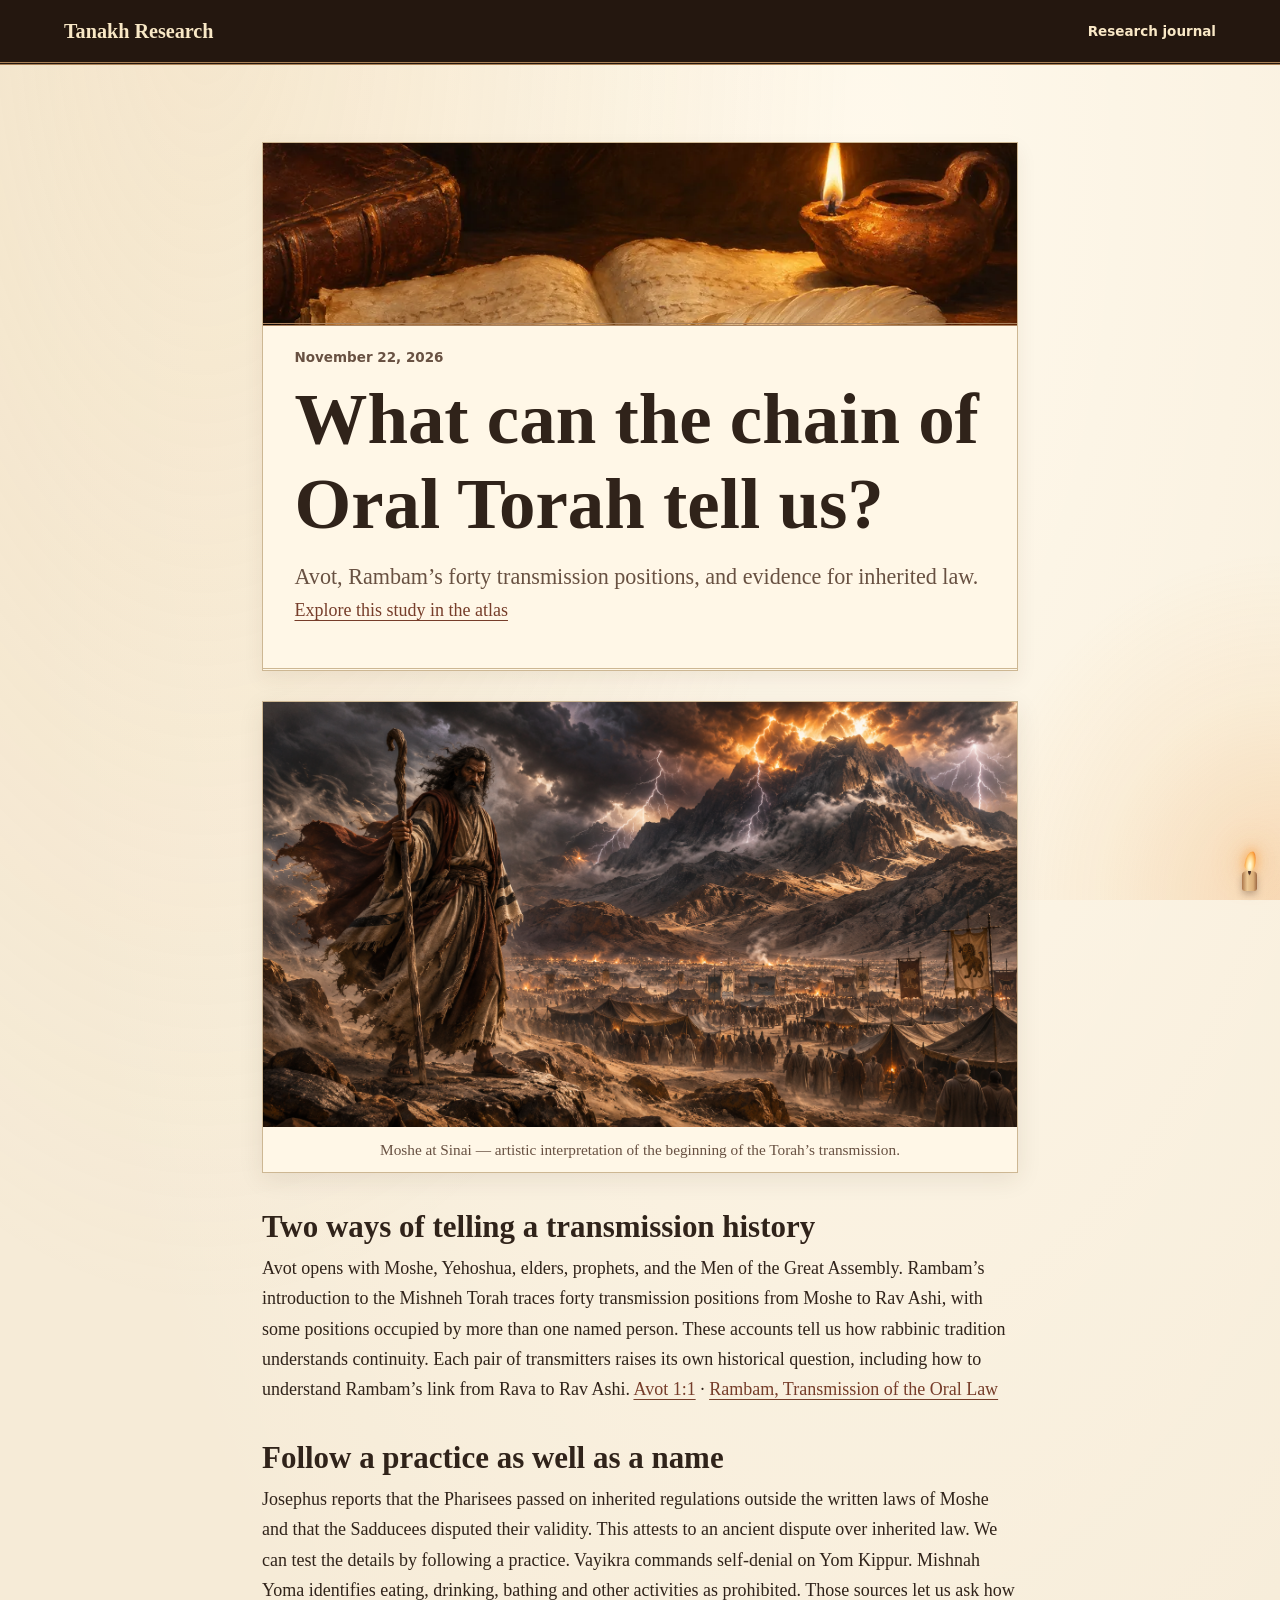
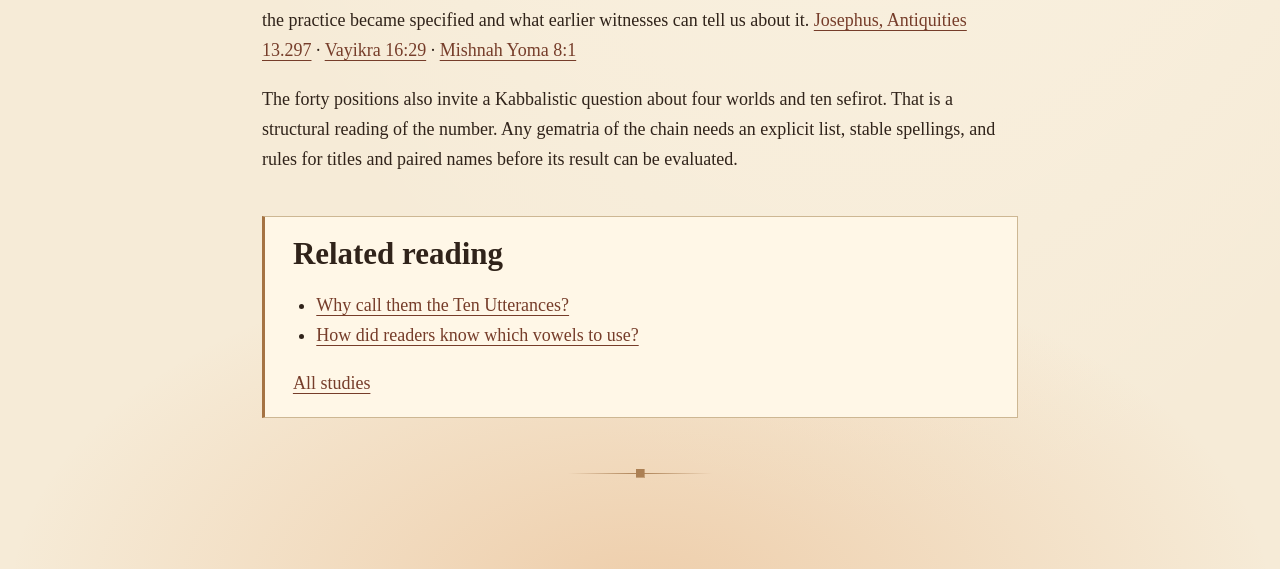
<file: docs/research/oral-torah-and-the-forty-names.html>
<!doctype html>
<html lang="en">
<head>
  <meta charset="utf-8">
  <meta name="viewport" content="width=device-width, initial-scale=1">
  <meta name="description" content="Avot, Rambam’s forty transmission positions, and evidence for inherited law.">
  <title>What can the chain of Oral Torah tell us? | Tanakh Research</title>
  <link rel="stylesheet" href="../style.css?v=folio-1">
  <link rel="stylesheet" href="../candlelight.css">
</head>
<body>
  <header class="site-header">
    <a href="../">Tanakh Research</a>
    <nav aria-label="Main navigation"><a href="../#research">Research journal</a></nav>
  </header>
  <main>
    <article class="entry">
      <header class="entry-heading">
        <time datetime="2026-11-22">November 22, 2026</time>
        <h1>What can the chain of Oral Torah tell us?</h1>
        <p class="lead">Avot, Rambam’s forty transmission positions, and evidence for inherited law.</p>
        <p><a href="../atlas/?study=oral-torah-and-the-forty-names">Explore this study in the atlas</a></p>
      </header>

      <figure style="margin:0 0 2rem;border:1px solid var(--rule);background:var(--folio);box-shadow:0 .4rem 1.3rem #45271718">
        <img src="../assets/moshe-at-sinai.png" width="1648" height="928" loading="lazy" decoding="async" alt="Artistic depiction of Moshe holding a staff before the Israelite camp, with lightning and fire over Mount Sinai." style="display:block;width:100%;height:auto">
        <figcaption style="padding:.55rem 1rem;color:var(--muted);font-size:.85rem;text-align:center">Moshe at Sinai — artistic interpretation of the beginning of the Torah’s transmission.</figcaption>
      </figure>
      <h2>Two ways of telling a transmission history</h2>
      <p>Avot opens with Moshe, Yehoshua, elders, prophets, and the Men of the Great Assembly. Rambam’s introduction to the Mishneh Torah traces forty transmission positions from Moshe to Rav Ashi, with some positions occupied by more than one named person. These accounts tell us how rabbinic tradition understands continuity. Each pair of transmitters raises its own historical question, including how to understand Rambam’s link from Rava to Rav Ashi. <a href="https://www.sefaria.org/Pirkei_Avot.1.1">Avot 1:1</a> · <a href="https://www.sefaria.org/Mishneh_Torah%2C_Transmission_of_the_Oral_Law.1">Rambam, Transmission of the Oral Law</a></p>

      <h2>Follow a practice as well as a name</h2>
      <p>Josephus reports that the Pharisees passed on inherited regulations outside the written laws of Moshe and that the Sadducees disputed their validity. This attests to an ancient dispute over inherited law. We can test the details by following a practice. Vayikra commands self-denial on Yom Kippur. Mishnah Yoma identifies eating, drinking, bathing and other activities as prohibited. Those sources let us ask how the practice became specified and what earlier witnesses can tell us about it. <a href="https://www.attalus.org/translate/aj_13c.html">Josephus, Antiquities 13.297</a> · <a href="https://www.sefaria.org/Leviticus.16.29">Vayikra 16:29</a> · <a href="https://www.sefaria.org/Mishnah_Yoma.8.1">Mishnah Yoma 8:1</a></p>
      <p>The forty positions also invite a Kabbalistic question about four worlds and ten sefirot. That is a structural reading of the number. Any gematria of the chain needs an explicit list, stable spellings, and rules for titles and paired names before its result can be evaluated.</p>
    </article>
    <nav class="related" aria-label="Related reading">
      <h2>Related reading</h2>
      <ul>
        <li><a href="the-ten-utterances.html">Why call them the Ten Utterances?</a></li>
        <li><a href="how-hebrew-was-read.html">How did readers know which vowels to use?</a></li>
      </ul>
      <p><a href="../#research">All studies</a></p>
    </nav>
  </main>
  <div class="candlelight" aria-hidden="true"></div>
</body>
</html>
</file>
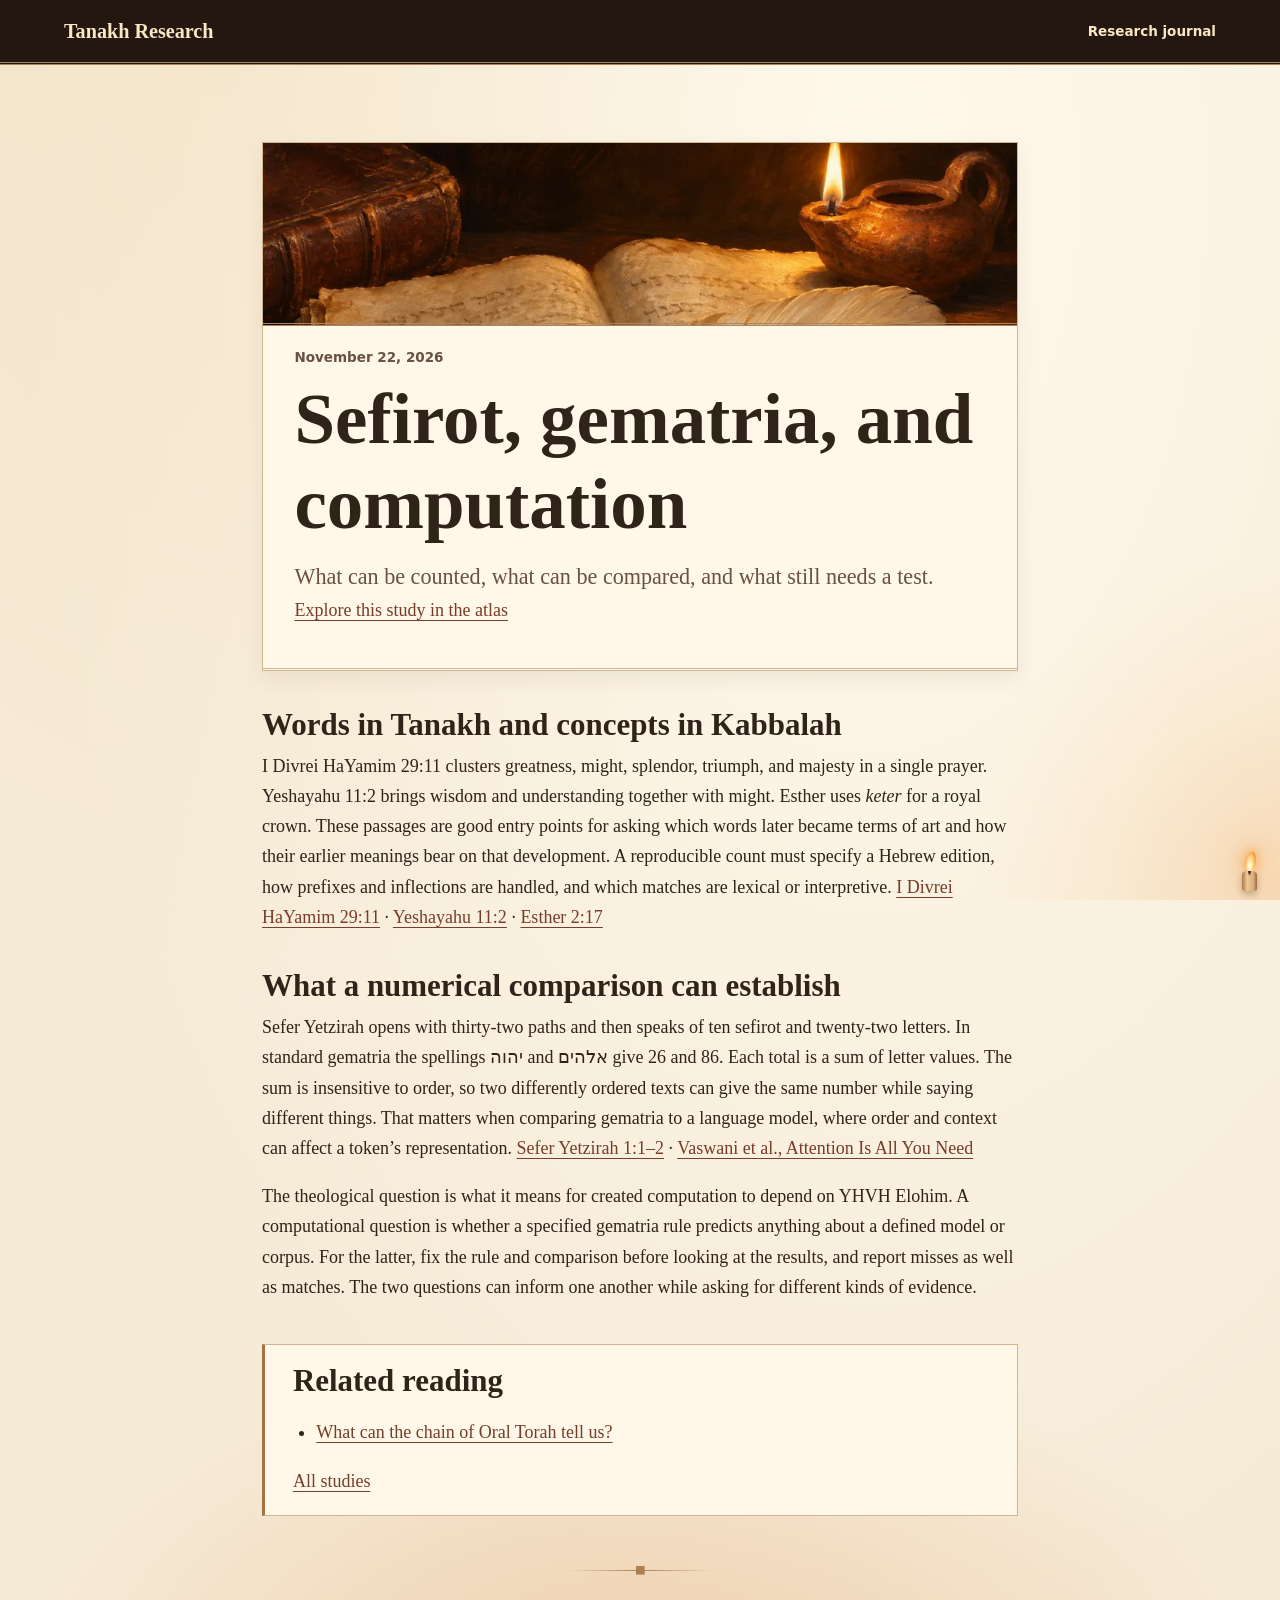
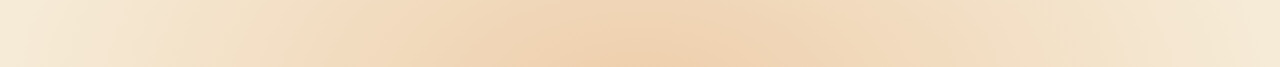
<file: docs/research/sefirot-gematria-and-computation.html>
<!doctype html>
<html lang="en">
<head>
  <meta charset="utf-8">
  <meta name="viewport" content="width=device-width, initial-scale=1">
  <meta name="description" content="What can be counted, what can be compared, and what still needs a test.">
  <title>Sefirot, gematria, and computation | Tanakh Research</title>
  <link rel="stylesheet" href="../style.css?v=folio-1">
  <link rel="stylesheet" href="../candlelight.css">
</head>
<body>
  <header class="site-header">
    <a href="../">Tanakh Research</a>
    <nav aria-label="Main navigation"><a href="../#research">Research journal</a></nav>
  </header>
  <main>
    <article class="entry">
      <header class="entry-heading">
        <time datetime="2026-11-22">November 22, 2026</time>
        <h1>Sefirot, gematria, and computation</h1>
        <p class="lead">What can be counted, what can be compared, and what still needs a test.</p>
        <p><a href="../atlas/?study=sefirot-gematria-and-computation">Explore this study in the atlas</a></p>
      </header>

      <h2>Words in Tanakh and concepts in Kabbalah</h2>
      <p>I Divrei HaYamim 29:11 clusters greatness, might, splendor, triumph, and majesty in a single prayer. Yeshayahu 11:2 brings wisdom and understanding together with might. Esther uses <em>keter</em> for a royal crown. These passages are good entry points for asking which words later became terms of art and how their earlier meanings bear on that development. A reproducible count must specify a Hebrew edition, how prefixes and inflections are handled, and which matches are lexical or interpretive. <a href="https://www.sefaria.org/I_Chronicles.29.11">I Divrei HaYamim 29:11</a> · <a href="https://www.sefaria.org/Isaiah.11.2">Yeshayahu 11:2</a> · <a href="https://www.sefaria.org/Esther.2.17">Esther 2:17</a></p>

      <h2>What a numerical comparison can establish</h2>
      <p>Sefer Yetzirah opens with thirty-two paths and then speaks of ten sefirot and twenty-two letters. In standard gematria the spellings <span lang="he" dir="rtl">יהוה</span> and <span lang="he" dir="rtl">אלהים</span> give 26 and 86. Each total is a sum of letter values. The sum is insensitive to order, so two differently ordered texts can give the same number while saying different things. That matters when comparing gematria to a language model, where order and context can affect a token’s representation. <a href="https://www.sefaria.org/Sefer_Yetzirah.1.1-2">Sefer Yetzirah 1:1–2</a> · <a href="https://arxiv.org/abs/1706.03762">Vaswani et al., Attention Is All You Need</a></p>
      <p>The theological question is what it means for created computation to depend on YHVH Elohim. A computational question is whether a specified gematria rule predicts anything about a defined model or corpus. For the latter, fix the rule and comparison before looking at the results, and report misses as well as matches. The two questions can inform one another while asking for different kinds of evidence.</p>
    </article>
    <nav class="related" aria-label="Related reading">
      <h2>Related reading</h2>
      <ul>
        <li><a href="oral-torah-and-the-forty-names.html">What can the chain of Oral Torah tell us?</a></li>
      </ul>
      <p><a href="../#research">All studies</a></p>
    </nav>
  </main>
  <div class="candlelight" aria-hidden="true"></div>
</body>
</html>
</file>
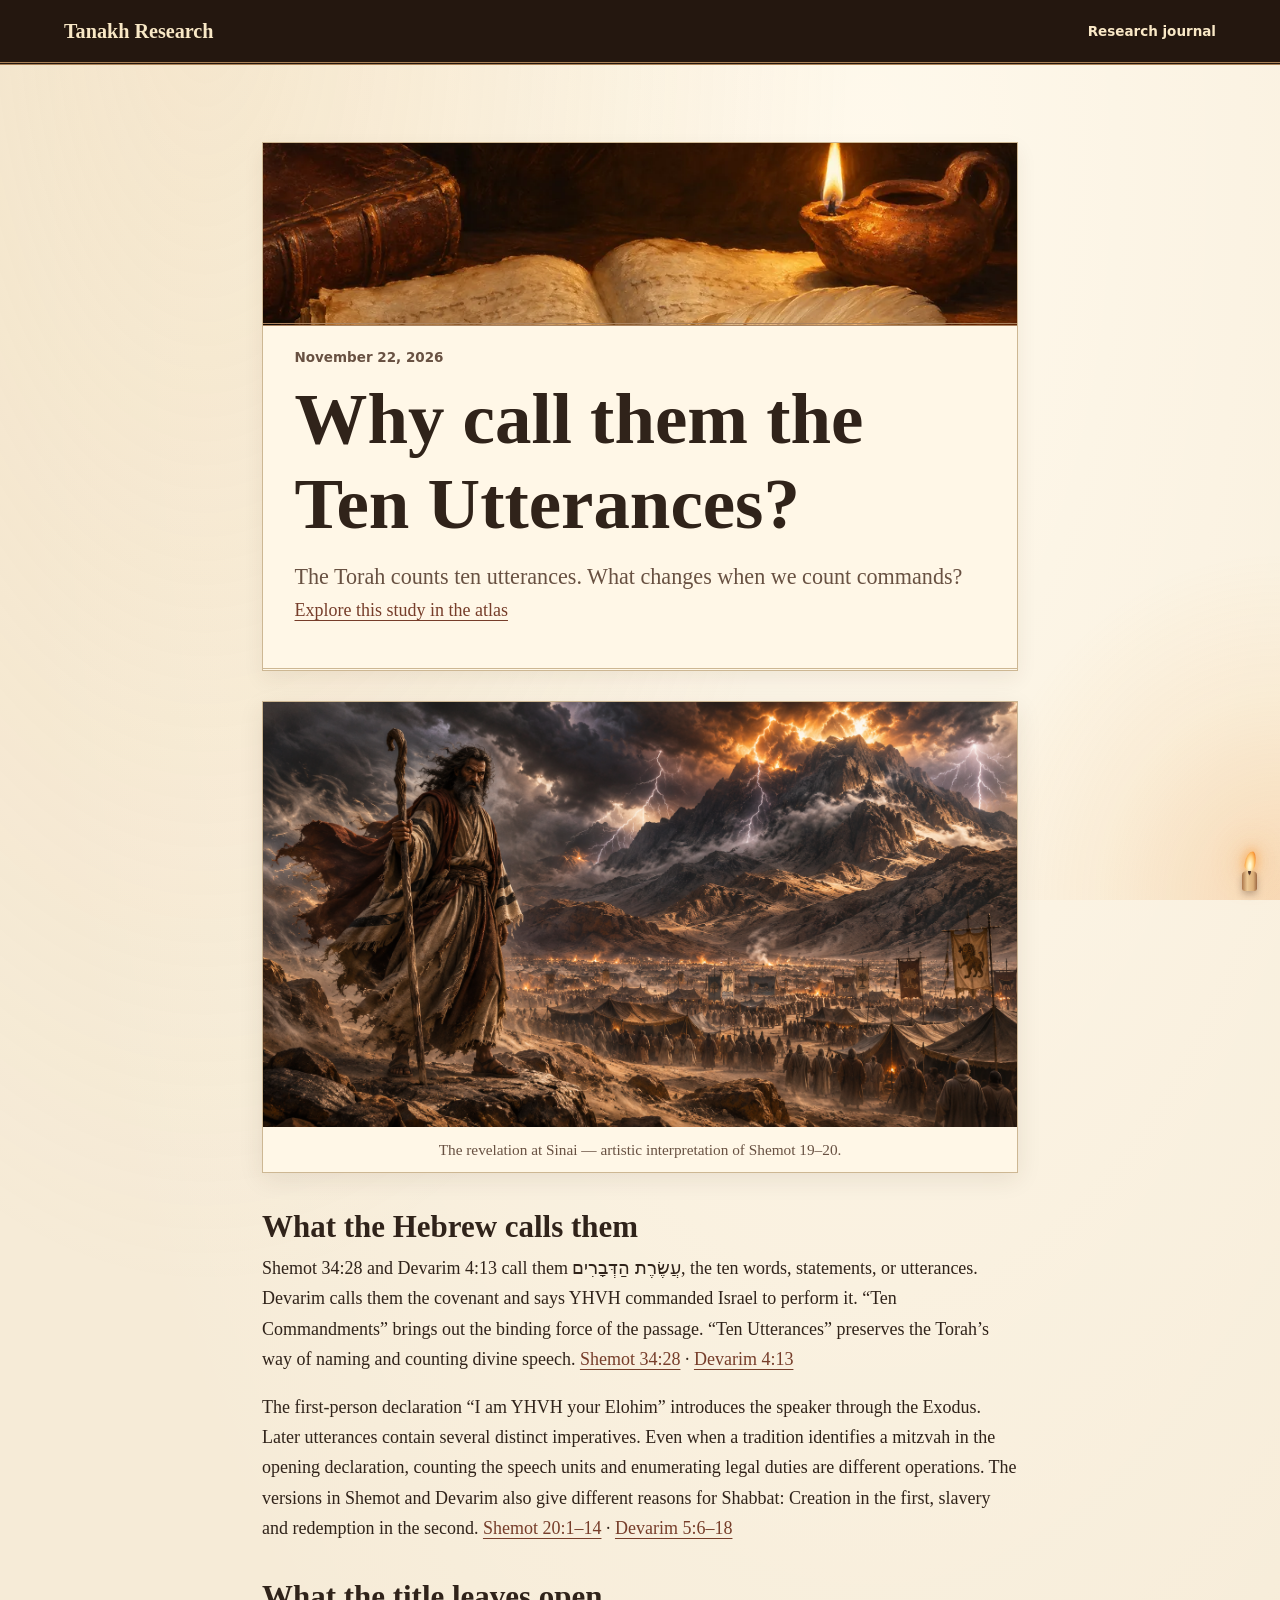
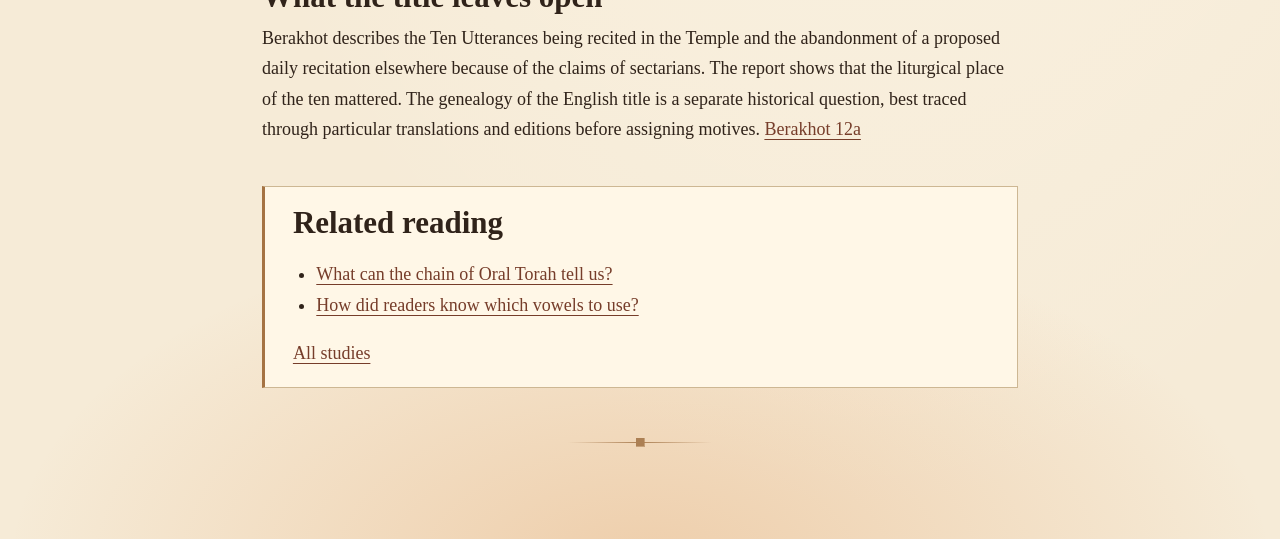
<file: docs/research/the-ten-utterances.html>
<!doctype html>
<html lang="en">
<head>
  <meta charset="utf-8">
  <meta name="viewport" content="width=device-width, initial-scale=1">
  <meta name="description" content="The Torah counts ten utterances. What changes when we count commands?">
  <title>Why call them the Ten Utterances? | Tanakh Research</title>
  <link rel="stylesheet" href="../style.css?v=folio-1">
  <link rel="stylesheet" href="../candlelight.css">
</head>
<body>
  <header class="site-header">
    <a href="../">Tanakh Research</a>
    <nav aria-label="Main navigation"><a href="../#research">Research journal</a></nav>
  </header>
  <main>
    <article class="entry">
      <header class="entry-heading">
        <time datetime="2026-11-22">November 22, 2026</time>
        <h1>Why call them the Ten Utterances?</h1>
        <p class="lead">The Torah counts ten utterances. What changes when we count commands?</p>
        <p><a href="../atlas/?study=the-ten-utterances">Explore this study in the atlas</a></p>
      </header>

      <figure style="margin:0 0 2rem;border:1px solid var(--rule);background:var(--folio);box-shadow:0 .4rem 1.3rem #45271718">
        <img src="../assets/moshe-at-sinai.png" width="1648" height="928" loading="lazy" decoding="async" alt="Artistic depiction of Moshe holding a staff before the Israelite camp, with lightning and fire over Mount Sinai." style="display:block;width:100%;height:auto">
        <figcaption style="padding:.55rem 1rem;color:var(--muted);font-size:.85rem;text-align:center">The revelation at Sinai — artistic interpretation of Shemot 19–20.</figcaption>
      </figure>
      <h2>What the Hebrew calls them</h2>
      <p>Shemot 34:28 and Devarim 4:13 call them <span lang="he" dir="rtl">עֲשֶׂרֶת הַדְּבָרִים</span>, the ten words, statements, or utterances. Devarim calls them the covenant and says YHVH commanded Israel to perform it. “Ten Commandments” brings out the binding force of the passage. “Ten Utterances” preserves the Torah’s way of naming and counting divine speech. <a href="https://www.sefaria.org/Exodus.34.28">Shemot 34:28</a> · <a href="https://www.sefaria.org/Deuteronomy.4.13">Devarim 4:13</a></p>
      <p>The first-person declaration “I am YHVH your Elohim” introduces the speaker through the Exodus. Later utterances contain several distinct imperatives. Even when a tradition identifies a mitzvah in the opening declaration, counting the speech units and enumerating legal duties are different operations. The versions in Shemot and Devarim also give different reasons for Shabbat: Creation in the first, slavery and redemption in the second. <a href="https://www.sefaria.org/Exodus.20.1-14">Shemot 20:1–14</a> · <a href="https://www.sefaria.org/Deuteronomy.5.6-18">Devarim 5:6–18</a></p>

      <h2>What the title leaves open</h2>
      <p>Berakhot describes the Ten Utterances being recited in the Temple and the abandonment of a proposed daily recitation elsewhere because of the claims of sectarians. The report shows that the liturgical place of the ten mattered. The genealogy of the English title is a separate historical question, best traced through particular translations and editions before assigning motives. <a href="https://www.sefaria.org/Berakhot.12a">Berakhot 12a</a></p>
    </article>
    <nav class="related" aria-label="Related reading">
      <h2>Related reading</h2>
      <ul>
        <li><a href="oral-torah-and-the-forty-names.html">What can the chain of Oral Torah tell us?</a></li>
        <li><a href="how-hebrew-was-read.html">How did readers know which vowels to use?</a></li>
      </ul>
      <p><a href="../#research">All studies</a></p>
    </nav>
  </main>
  <div class="candlelight" aria-hidden="true"></div>
</body>
</html>
</file>
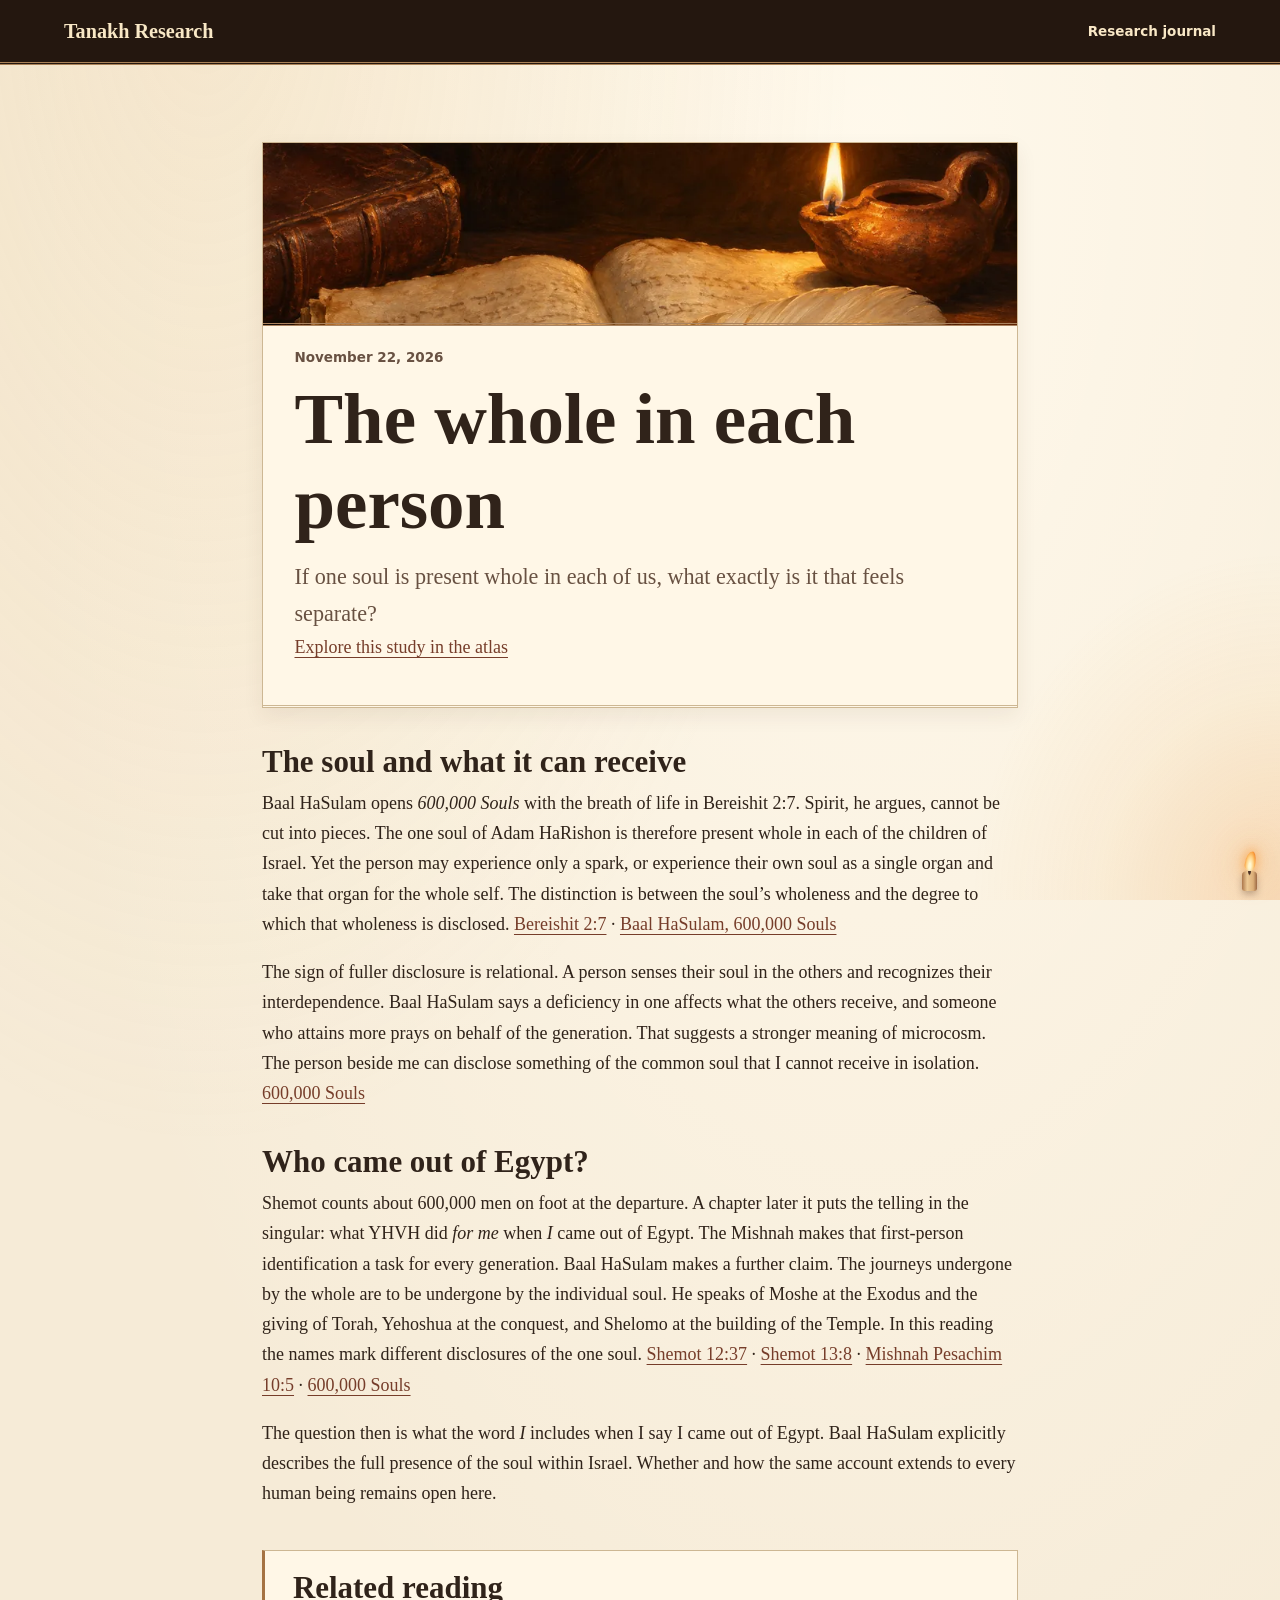
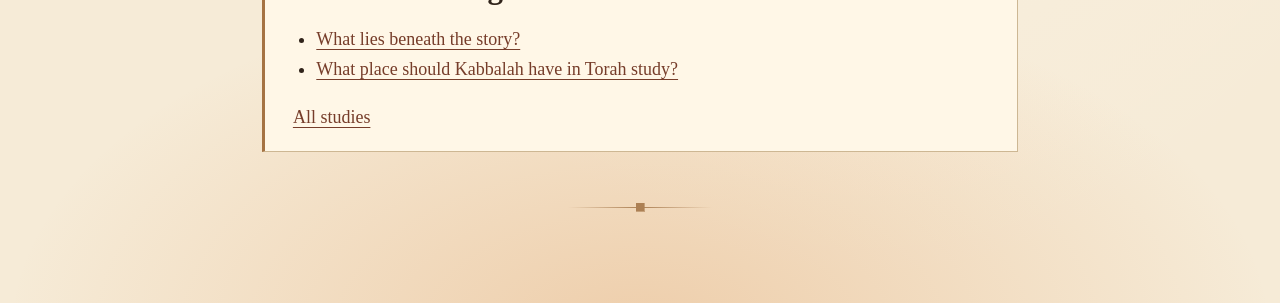
<file: docs/research/the-whole-in-each-person.html>
<!doctype html>
<html lang="en">
<head>
  <meta charset="utf-8">
  <meta name="viewport" content="width=device-width, initial-scale=1">
  <meta name="description" content="If one soul is present whole in each of us, what exactly is it that feels separate?">
  <title>The whole in each person | Tanakh Research</title>
  <link rel="stylesheet" href="../style.css?v=folio-1">
  <link rel="stylesheet" href="../candlelight.css">
</head>
<body>
  <header class="site-header">
    <a href="../">Tanakh Research</a>
    <nav aria-label="Main navigation"><a href="../#research">Research journal</a></nav>
  </header>
  <main>
    <article class="entry">
      <header class="entry-heading">
        <time datetime="2026-11-22">November 22, 2026</time>
        <h1>The whole in each person</h1>
        <p class="lead">If one soul is present whole in each of us, what exactly is it that feels separate?</p>
        <p><a href="../atlas/?study=the-whole-in-each-person">Explore this study in the atlas</a></p>
      </header>

      <h2>The soul and what it can receive</h2>
      <p>Baal HaSulam opens <em>600,000 Souls</em> with the breath of life in Bereishit 2:7. Spirit, he argues, cannot be cut into pieces. The one soul of Adam HaRishon is therefore present whole in each of the children of Israel. Yet the person may experience only a spark, or experience their own soul as a single organ and take that organ for the whole self. The distinction is between the soul’s wholeness and the degree to which that wholeness is disclosed. <a href="https://www.sefaria.org/Genesis.2.7">Bereishit 2:7</a> · <a href="https://kabbalah.academy/en/library/sources/articles/115/">Baal HaSulam, 600,000 Souls</a></p>
      <p>The sign of fuller disclosure is relational. A person senses their soul in the others and recognizes their interdependence. Baal HaSulam says a deficiency in one affects what the others receive, and someone who attains more prays on behalf of the generation. That suggests a stronger meaning of microcosm. The person beside me can disclose something of the common soul that I cannot receive in isolation. <a href="https://kabbalah.academy/en/library/sources/articles/115/">600,000 Souls</a></p>

      <h2>Who came out of Egypt?</h2>
      <p>Shemot counts about 600,000 men on foot at the departure. A chapter later it puts the telling in the singular: what YHVH did <em>for me</em> when <em>I</em> came out of Egypt. The Mishnah makes that first-person identification a task for every generation. Baal HaSulam makes a further claim. The journeys undergone by the whole are to be undergone by the individual soul. He speaks of Moshe at the Exodus and the giving of Torah, Yehoshua at the conquest, and Shelomo at the building of the Temple. In this reading the names mark different disclosures of the one soul. <a href="https://www.sefaria.org/Exodus.12.37">Shemot 12:37</a> · <a href="https://www.sefaria.org/Exodus.13.8">Shemot 13:8</a> · <a href="https://www.sefaria.org/Mishnah_Pesachim.10.5">Mishnah Pesachim 10:5</a> · <a href="https://kabbalah.academy/en/library/sources/articles/115/">600,000 Souls</a></p>
      <p>The question then is what the word <em>I</em> includes when I say I came out of Egypt. Baal HaSulam explicitly describes the full presence of the soul within Israel. Whether and how the same account extends to every human being remains open here.</p>
    </article>
    <nav class="related" aria-label="Related reading">
      <h2>Related reading</h2>
      <ul>
        <li><a href="torah-as-language-of-branches.html">What lies beneath the story?</a></li>
        <li><a href="gemara-and-kabbalah.html">What place should Kabbalah have in Torah study?</a></li>
      </ul>
      <p><a href="../#research">All studies</a></p>
    </nav>
  </main>
  <div class="candlelight" aria-hidden="true"></div>
</body>
</html>
</file>
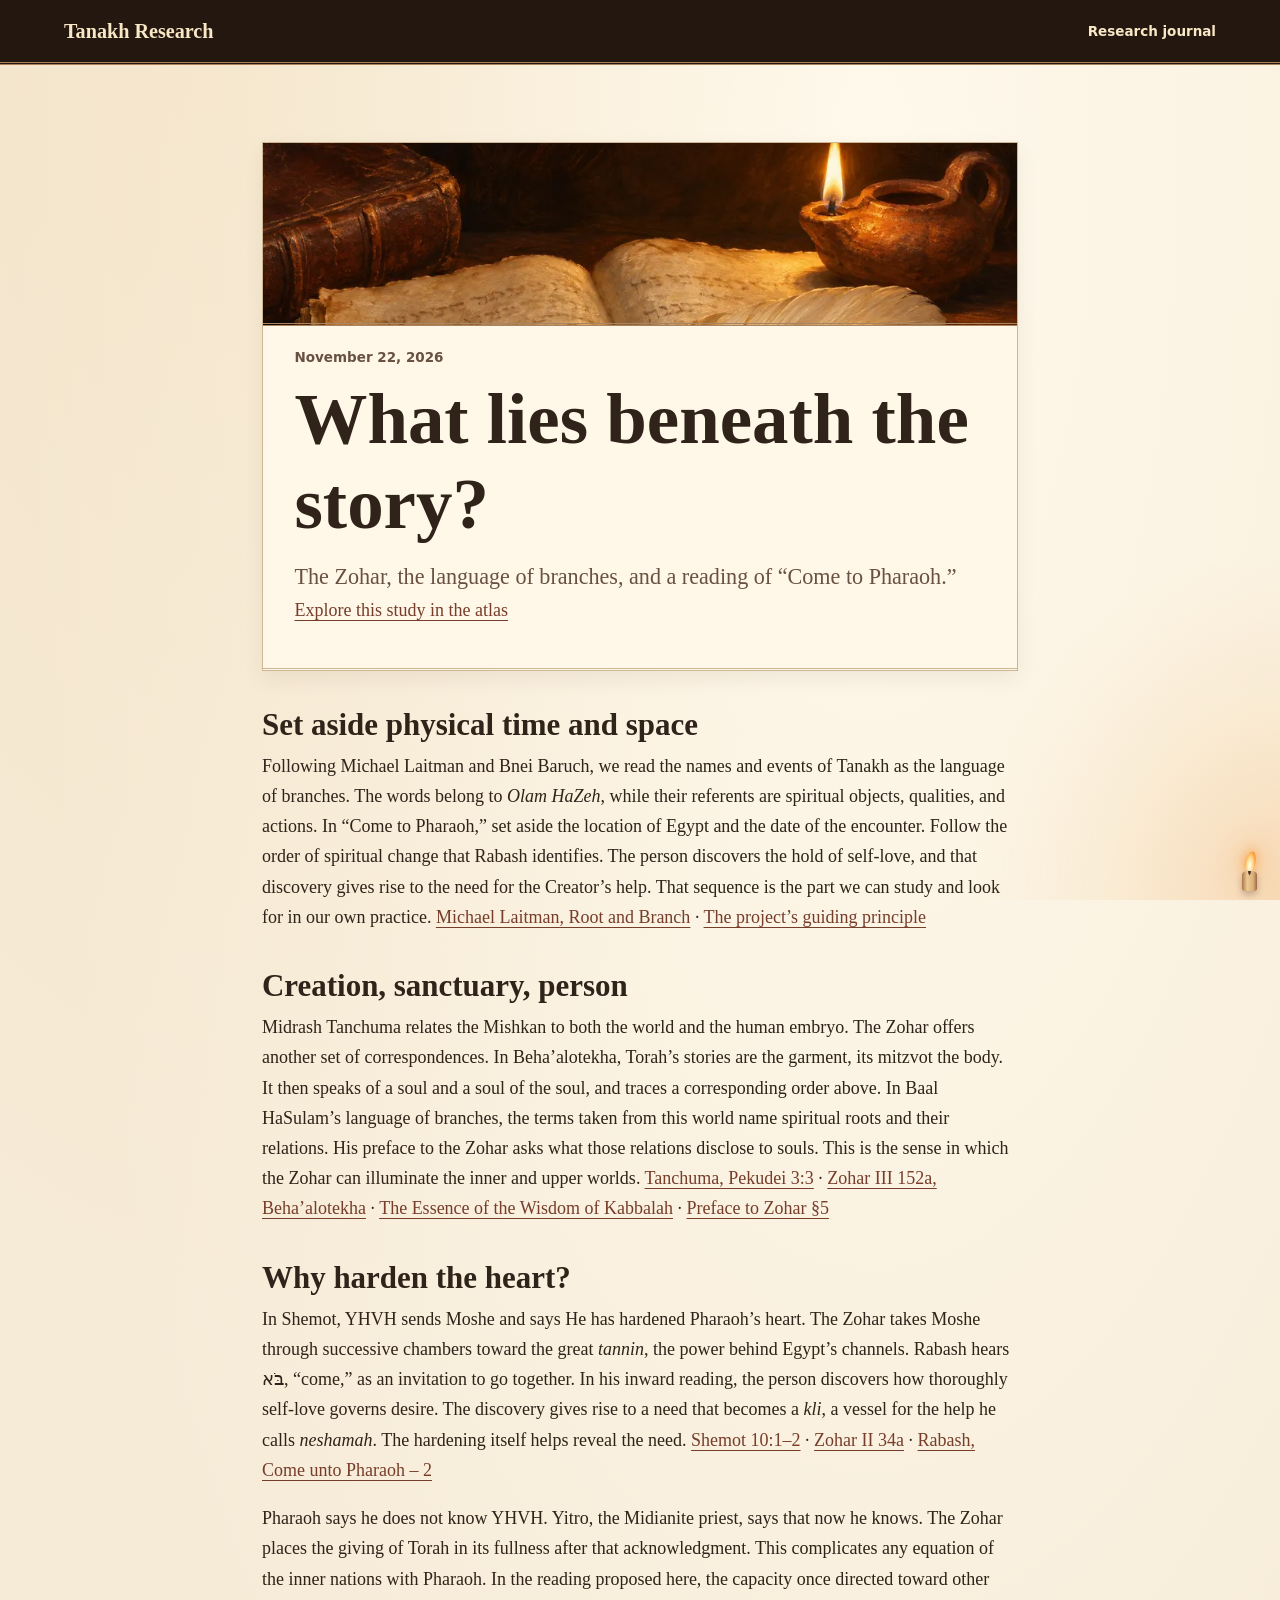
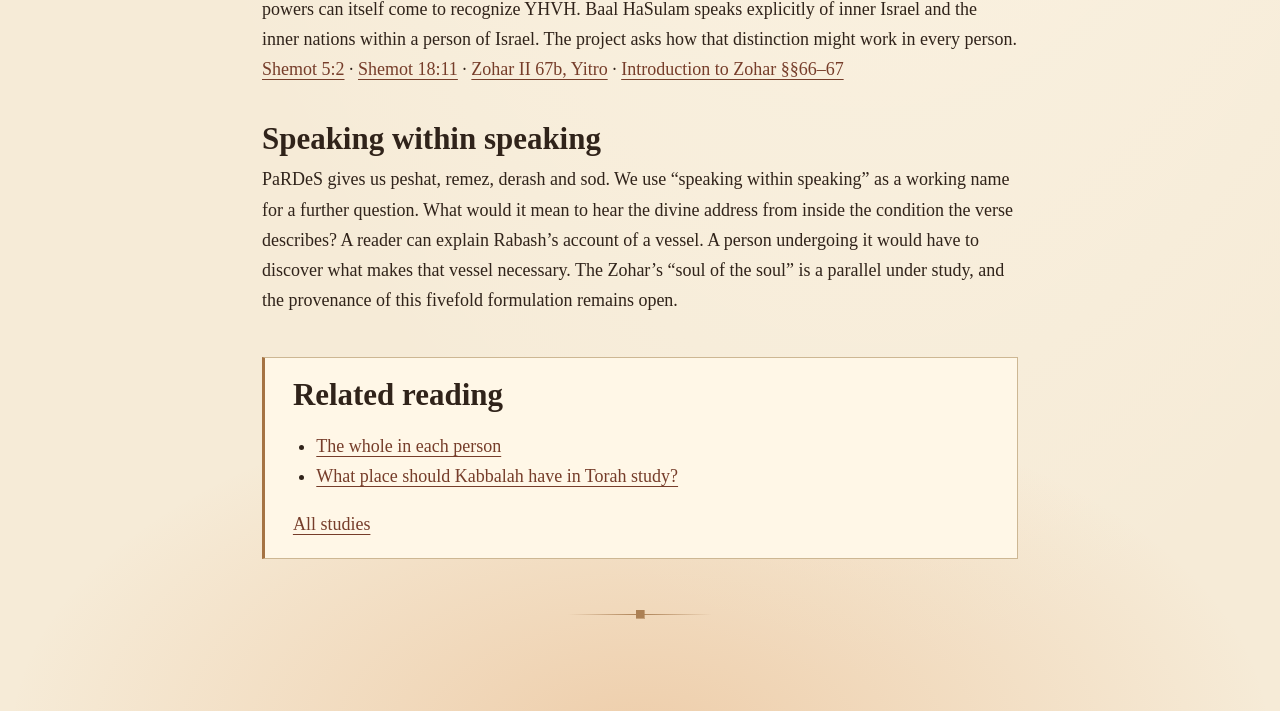
<file: docs/research/torah-as-language-of-branches.html>
<!doctype html>
<html lang="en">
<head>
  <meta charset="utf-8">
  <meta name="viewport" content="width=device-width, initial-scale=1">
  <meta name="description" content="The Zohar, the language of branches, and a reading of “Come to Pharaoh.”">
  <title>What lies beneath the story? | Tanakh Research</title>
  <link rel="stylesheet" href="../style.css?v=folio-1">
  <link rel="stylesheet" href="../candlelight.css">
</head>
<body>
  <header class="site-header">
    <a href="../">Tanakh Research</a>
    <nav aria-label="Main navigation"><a href="../#research">Research journal</a></nav>
  </header>
  <main>
    <article class="entry">
      <header class="entry-heading">
        <time datetime="2026-11-22">November 22, 2026</time>
        <h1>What lies beneath the story?</h1>
        <p class="lead">The Zohar, the language of branches, and a reading of “Come to Pharaoh.”</p>
        <p><a href="../atlas/?study=torah-as-language-of-branches">Explore this study in the atlas</a></p>
      </header>

      <h2 id="spiritual-reading">Set aside physical time and space</h2>
      <p>Following Michael Laitman and Bnei Baruch, we read the names and events of Tanakh as the language of branches. The words belong to <em>Olam HaZeh</em>, while their referents are spiritual objects, qualities, and actions. In “Come to Pharaoh,” set aside the location of Egypt and the date of the encounter. Follow the order of spiritual change that Rabash identifies. The person discovers the hold of self-love, and that discovery gives rise to the need for the Creator’s help. That sequence is the part we can study and look for in our own practice. <a href="https://www.kabbalah.info/en/root-and-branch-part-1/">Michael Laitman, Root and Branch</a> · <a href="../#spiritual-reading">The project’s guiding principle</a></p>

      <h2>Creation, sanctuary, person</h2>
      <p>Midrash Tanchuma relates the Mishkan to both the world and the human embryo. The Zohar offers another set of correspondences. In Beha’alotekha, Torah’s stories are the garment, its mitzvot the body. It then speaks of a soul and a soul of the soul, and traces a corresponding order above. In Baal HaSulam’s language of branches, the terms taken from this world name spiritual roots and their relations. His preface to the Zohar asks what those relations disclose to souls. This is the sense in which the Zohar can illuminate the inner and upper worlds. <a href="https://www.sefaria.org/Midrash_Tanchuma%2C_Pekudei.3.3">Tanchuma, Pekudei 3:3</a> · <a href="https://www.zoharonline.org/zohar/english/volume-3/beha-alotcha/daf-152a/">Zohar III 152a, Beha’alotekha</a> · <a href="https://kabbalah.academy/en-us/library/sources/articles/102/">The Essence of the Wisdom of Kabbalah</a> · <a href="https://www.sefaria.org/Baal_HaSulam%27s_Preface_to_Zohar.5">Preface to Zohar §5</a></p>

      <h2>Why harden the heart?</h2>
      <p>In Shemot, YHVH sends Moshe and says He has hardened Pharaoh’s heart. The Zohar takes Moshe through successive chambers toward the great <em>tannin</em>, the power behind Egypt’s channels. Rabash hears <span lang="he" dir="rtl">בֹּא</span>, “come,” as an invitation to go together. In his inward reading, the person discovers how thoroughly self-love governs desire. The discovery gives rise to a need that becomes a <em>kli</em>, a vessel for the help he calls <em>neshamah</em>. The hardening itself helps reveal the need. <a href="https://www.sefaria.org/Exodus.10.1-2">Shemot 10:1–2</a> · <a href="https://www.zoharonline.org/zohar/english/volume-2/bo/daf-34a/">Zohar II 34a</a> · <a href="https://kabbalah.academy/en/library/sources/articles/907/">Rabash, Come unto Pharaoh – 2</a></p>
      <p>Pharaoh says he does not know YHVH. Yitro, the Midianite priest, says that now he knows. The Zohar places the giving of Torah in its fullness after that acknowledgment. This complicates any equation of the inner nations with Pharaoh. In the reading proposed here, the capacity once directed toward other powers can itself come to recognize YHVH. Baal HaSulam speaks explicitly of inner Israel and the inner nations within a person of Israel. The project asks how that distinction might work in every person. <a href="https://www.sefaria.org/Exodus.5.2">Shemot 5:2</a> · <a href="https://www.sefaria.org/Exodus.18.11">Shemot 18:11</a> · <a href="https://www.sefaria.org/Zohar%2C_Yitro.1.18-28">Zohar II 67b, Yitro</a> · <a href="https://www.sefaria.org/Baal_HaSulam%27s_Introduction_to_Zohar.66-67">Introduction to Zohar §§66–67</a></p>

      <h2>Speaking within speaking</h2>
      <p>PaRDeS gives us peshat, remez, derash and sod. We use “speaking within speaking” as a working name for a further question. What would it mean to hear the divine address from inside the condition the verse describes? A reader can explain Rabash’s account of a vessel. A person undergoing it would have to discover what makes that vessel necessary. The Zohar’s “soul of the soul” is a parallel under study, and the provenance of this fivefold formulation remains open.</p>
    </article>
    <nav class="related" aria-label="Related reading">
      <h2>Related reading</h2>
      <ul>
        <li><a href="the-whole-in-each-person.html">The whole in each person</a></li>
        <li><a href="gemara-and-kabbalah.html">What place should Kabbalah have in Torah study?</a></li>
      </ul>
      <p><a href="../#research">All studies</a></p>
    </nav>
  </main>
  <div class="candlelight" aria-hidden="true"></div>
</body>
</html>
</file>
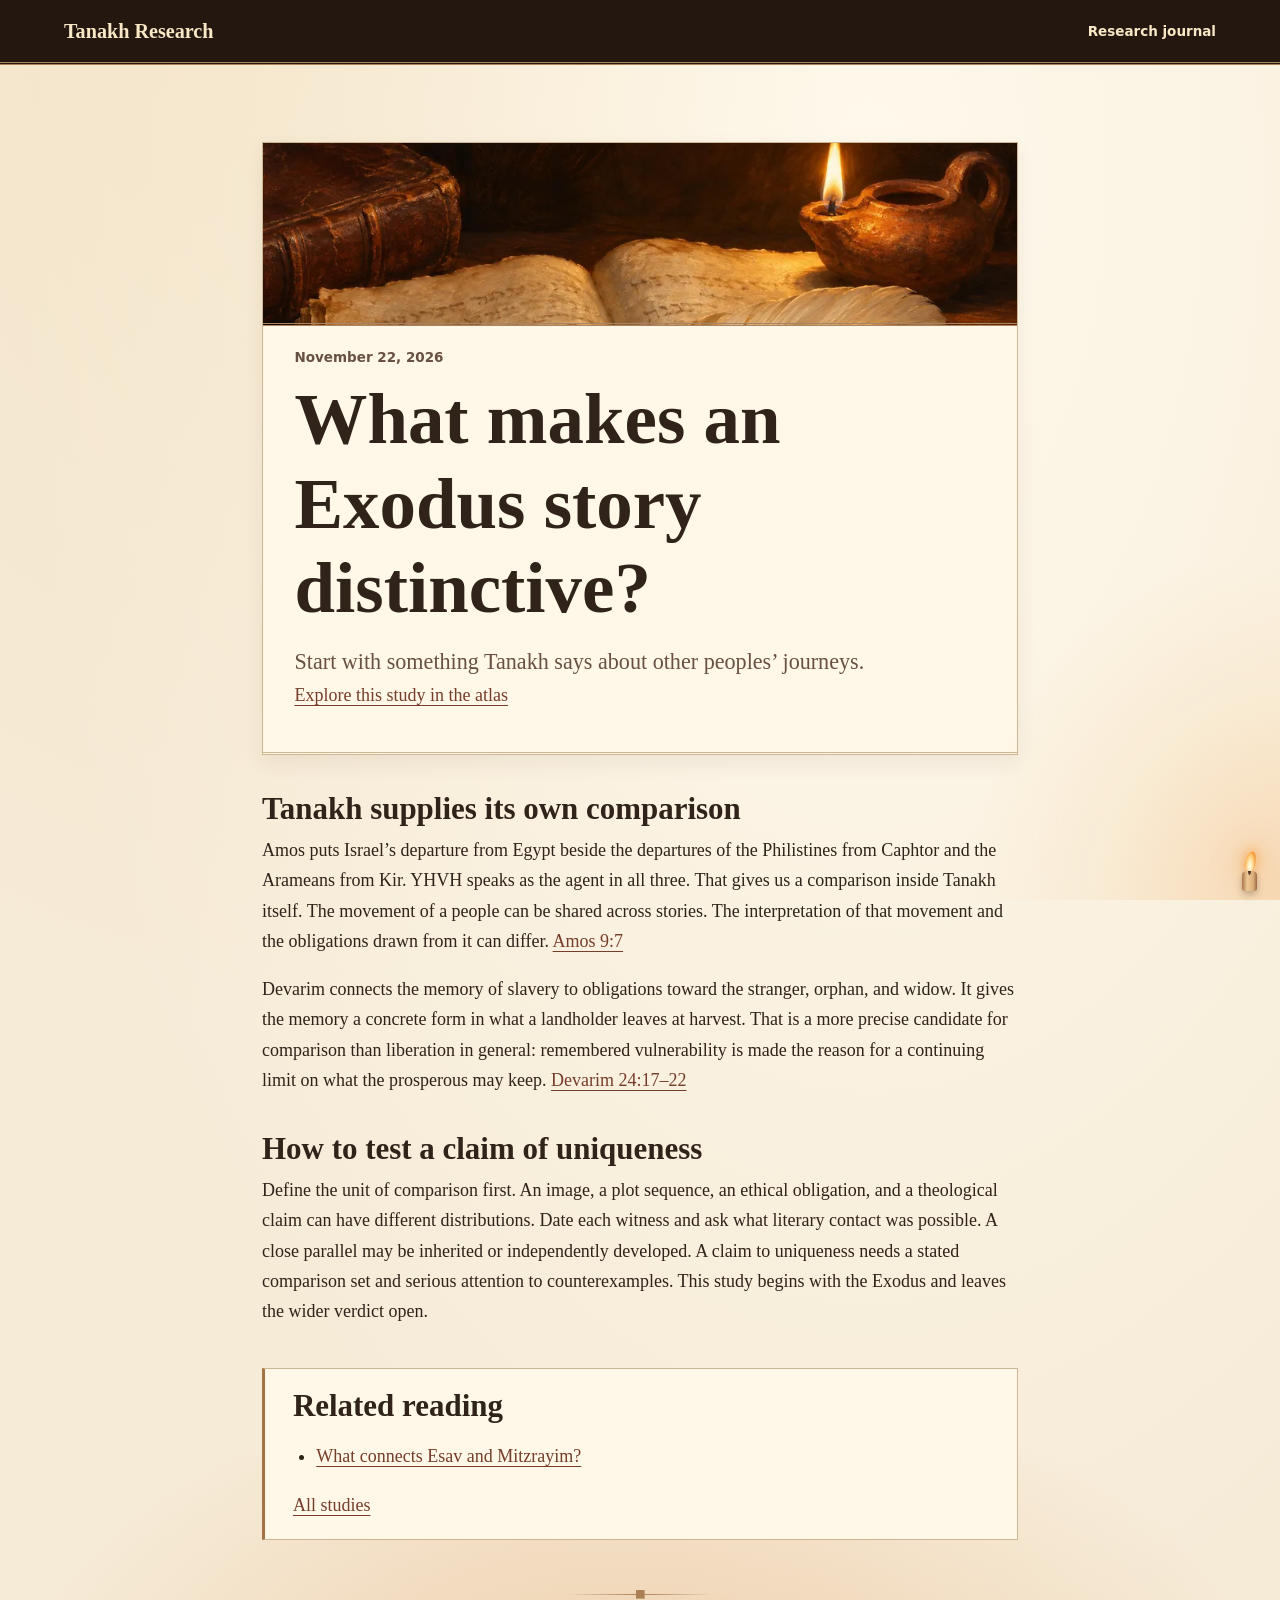
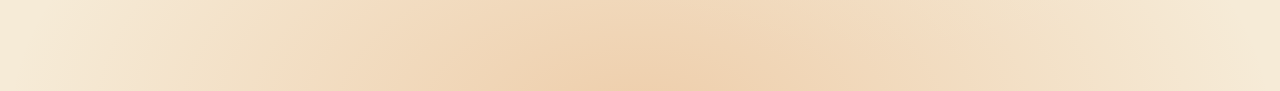
<file: docs/research/what-is-distinctive-in-tanakh.html>
<!doctype html>
<html lang="en">
<head>
  <meta charset="utf-8">
  <meta name="viewport" content="width=device-width, initial-scale=1">
  <meta name="description" content="Start with something Tanakh says about other peoples’ journeys.">
  <title>What makes an Exodus story distinctive? | Tanakh Research</title>
  <link rel="stylesheet" href="../style.css?v=folio-1">
  <link rel="stylesheet" href="../candlelight.css">
</head>
<body>
  <header class="site-header">
    <a href="../">Tanakh Research</a>
    <nav aria-label="Main navigation"><a href="../#research">Research journal</a></nav>
  </header>
  <main>
    <article class="entry">
      <header class="entry-heading">
        <time datetime="2026-11-22">November 22, 2026</time>
        <h1>What makes an Exodus story distinctive?</h1>
        <p class="lead">Start with something Tanakh says about other peoples’ journeys.</p>
        <p><a href="../atlas/?study=what-is-distinctive-in-tanakh">Explore this study in the atlas</a></p>
      </header>

      <h2>Tanakh supplies its own comparison</h2>
      <p>Amos puts Israel’s departure from Egypt beside the departures of the Philistines from Caphtor and the Arameans from Kir. YHVH speaks as the agent in all three. That gives us a comparison inside Tanakh itself. The movement of a people can be shared across stories. The interpretation of that movement and the obligations drawn from it can differ. <a href="https://www.sefaria.org/Amos.9.7">Amos 9:7</a></p>
      <p>Devarim connects the memory of slavery to obligations toward the stranger, orphan, and widow. It gives the memory a concrete form in what a landholder leaves at harvest. That is a more precise candidate for comparison than liberation in general: remembered vulnerability is made the reason for a continuing limit on what the prosperous may keep. <a href="https://www.sefaria.org/Deuteronomy.24.17-22">Devarim 24:17–22</a></p>

      <h2>How to test a claim of uniqueness</h2>
      <p>Define the unit of comparison first. An image, a plot sequence, an ethical obligation, and a theological claim can have different distributions. Date each witness and ask what literary contact was possible. A close parallel may be inherited or independently developed. A claim to uniqueness needs a stated comparison set and serious attention to counterexamples. This study begins with the Exodus and leaves the wider verdict open.</p>
    </article>
    <nav class="related" aria-label="Related reading">
      <h2>Related reading</h2>
      <ul>
        <li><a href="esav-and-mitzrayim.html">What connects Esav and Mitzrayim?</a></li>
      </ul>
      <p><a href="../#research">All studies</a></p>
    </nav>
  </main>
  <div class="candlelight" aria-hidden="true"></div>
</body>
</html>
</file>
<file: docs/style.css>
:root {
  color-scheme: light;
  --paper: #f6ebd7;
  --folio: #fff7e7;
  --brass: #a57343;
  --ink: #30231a;
  --muted: #685142;
  --accent: #763d2a;
  --rule: #cdb793;
  --shadow: #24170f;
  --gold: #e4c18c;
  --heading: "Palatino Linotype", "Book Antiqua", Palatino, Georgia, serif;
  --label: system-ui, sans-serif;
  background: var(--paper);
  color: var(--ink);
  font: 112.5% / 1.68 Georgia, "Times New Roman", serif;
}

* { box-sizing: border-box; }

body {
  margin: 0;
  background:
    radial-gradient(ellipse at 16% 0, #eccb9636, transparent 36rem),
    radial-gradient(ellipse at 68% 10rem, #fff9ec, transparent 48rem);
}

a {
  color: var(--accent);
  text-underline-offset: .2em;
}

a:focus-visible {
  outline: 2px solid currentColor;
  outline-offset: 4px;
}

.site-header {
  display: flex;
  justify-content: space-between;
  align-items: center;
  flex-wrap: wrap;
  gap: .45rem 1.35rem;
  padding: .92rem max(1.2rem, calc((100% - 64rem) / 2));
  background: var(--shadow);
  border-bottom: 3px double #ab8257;
}

.site-header a { color: #f9e8c6; text-decoration: none; }
.site-header a:hover { text-decoration: underline; }
.site-header > a { font: 600 1.12rem / 1.45 var(--heading); }
.site-header nav { display: flex; flex-wrap: wrap; justify-content: flex-end; gap: .3rem 1rem; font: 550 .75rem / 1.5 var(--label); }

main {
  width: min(calc(100% - 2.4rem), 42rem);
  margin: clamp(2rem, 6vw, 4.6rem) auto 5rem;
}

h1, h2, h3, h4 { font-family: var(--heading); line-height: 1.16; }
h1 { font-size: clamp(2.4rem, 6vw, 4.05rem); margin: 0 0 .65rem; font-weight: 600; }
h2 { font-size: 1.72rem; margin: 2rem 0 .45rem; }
h3 { font-size: 1.34rem; margin: .35rem 0 .5rem; }
p { margin: 0 0 1rem; }
.lead { color: var(--muted); font-size: 1.23rem; margin-bottom: 1.45rem; }

.home main { width: min(calc(100% - 2.4rem), 64rem); margin-top: clamp(1.15rem, 3vw, 2.5rem); }

.hero {
  display: grid;
  grid-template-columns: minmax(0, 2fr) minmax(0, 3fr);
  align-items: center;
  overflow: hidden;
  background: #251810;
  border: 1px solid #88613b;
  box-shadow: 0 .65rem 1.7rem #412a2029;
  color: #fff0d4;
}

.hero-art { grid-column: 2; grid-row: 1; width: 100%; }
.hero-content { grid-column: 1; grid-row: 1; padding: clamp(1.4rem, 4vw, 3rem); }
.hero h1 { font-size: clamp(2.8rem, 6vw, 5.3rem); line-height: .96; }
.hero .lead { max-width: 18rem; color: #f3dcc0; margin-top: 1.15rem; }
.start-link {
  display: inline-block;
  padding: .55rem .74rem;
  border: 1px solid #b48b5d;
  background: #251810;
  color: #fae0ae;
  font: 600 .74rem / 1.5 var(--label);
  text-decoration: none;
}
.start-link span { margin-inline-start: .25em; }
.start-link:hover { background: #492d1d; text-decoration: underline; }

.intro, .log { width: min(100%, 52rem); margin-inline: auto; }
.intro {
  margin-block: clamp(2.1rem, 5vw, 3.6rem);
  padding: clamp(1rem, 3vw, 1.8rem);
  border: 1px solid var(--rule);
  border-inline-start: 3px solid var(--brass);
  background: var(--folio);
  box-shadow: 0 .4rem 1.3rem #4527170d;
}
.intro p:last-child { margin-bottom: 0; }

.log { border-top: 1px solid var(--rule); }
.log > h2 { margin-top: 1.3rem; font-size: clamp(1.9rem, 5vw, 2.7rem); }

time {
  display: block;
  color: var(--muted);
  font: 550 .75rem / 1.45 var(--label);
}

.topics { display: flex; flex-wrap: wrap; gap: .45rem .65rem; margin-top: .9rem; }
.topics a {
  border: 1px solid var(--rule);
  padding: .3rem .55rem;
  font: 600 .73rem / 1.55 var(--label);
  text-decoration: none;
}
.topics a:hover { background: #ead6b6; text-decoration: underline; }

.topic {
  margin-top: 1.35rem;
  border: 1px solid var(--rule);
  border-top: 2px solid #a5784c;
  background: linear-gradient(125deg, var(--folio), #fbf0dc);
  box-shadow: 0 .35rem .95rem #4527170d;
  padding: clamp(.9rem, 3vw, 1.5rem);
  scroll-margin-top: 1rem;
}
.topic h3 {
  display: flex;
  align-items: baseline;
  gap: .55rem;
  margin-top: 0;
}

.topic h3::before {
  content: "";
  width: .34rem;
  height: .34rem;
  flex: 0 0 auto;
  border: 1px solid var(--brass);
  transform: translateY(-.12em) rotate(45deg);
}
.topic article { border-top: 1px solid var(--rule); padding: .75rem 0 .65rem; }
.topic article:last-child { padding-bottom: 0; }
.topic h4 { margin: 0 0 .22rem; font-size: 1.18rem; }
.topic article p { color: var(--muted); margin-bottom: 0; }

.entry { overflow-wrap: break-word; }
.entry-heading {
  border: 1px solid var(--rule);
  border-bottom: 3px double var(--rule);
  padding: 0 0 1.35rem;
  margin-bottom: 1.7rem;
  background: var(--folio);
  box-shadow: 0 .45rem 1.1rem #45271712;
}
.entry-heading::before {
  content: "";
  display: block;
  height: clamp(5rem, 18vw, 10rem);
  margin-bottom: 1.2rem;
  border-bottom: 3px double #aa835f;
  background: #422a1b url("assets/lamplit-folio.webp") center 10% / cover no-repeat;
}

.entry-heading > * { margin-inline: clamp(1rem, 4vw, 1.75rem); }
.entry-heading time { margin-bottom: .55rem; }
.entry-heading .lead { margin-bottom: 0; }
.related {
  border: 1px solid var(--rule);
  border-inline-start: 3px solid var(--brass);
  margin-top: 2.3rem;
  padding: 1.05rem clamp(1rem, 4vw, 1.55rem);
  background: var(--folio);
}

.related h2 { margin-top: 0; }
.related p:last-child { margin-bottom: 0; }

main::after {
  content: "";
  display: block;
  width: min(8rem, 55%);
  height: .7rem;
  margin: 2.7rem auto 0;
  background:
    linear-gradient(45deg, #ac8054 50%, transparent 51%) center / .48rem .48rem no-repeat,
    linear-gradient(-135deg, #ac8054 50%, transparent 51%) center / .48rem .48rem no-repeat,
    linear-gradient(90deg, transparent, #ac8054, transparent) center / 100% 1px no-repeat;
}
.related ul { padding-left: 1.3rem; }

@media (max-width: 46rem) {
  .hero { display: block; }
  .hero-content { padding: 1.15rem 1.05rem 1.3rem; }
  .start-link span { display: none; }
  .hero h1 { font-size: clamp(2.35rem, 9vw, 3.5rem); line-height: 1.03; }
  .hero-break { display: none; }
  .hero .lead { margin-top: .65rem; }
}
</file>
<file: docs/candlelight.css>
body {
  position: relative;
  isolation: isolate;
  display: flow-root;
}

body::after {
  content: "";
  position: absolute;
  z-index: -1;
  inset: auto 0 0;
  height: min(18rem, 40vh);
  pointer-events: none;
  background: radial-gradient(ellipse at 50% 110%, rgb(216 126 50 / .27), transparent 70%);
}

.candlelight {
  position: fixed;
  z-index: 3;
  inset: auto 0 0 auto;
  width: clamp(8rem, 24vw, 20rem);
  height: clamp(9rem, 27vw, 22rem);
  --candle-inset: clamp(.32rem, 1.8vw, 1.4rem);
  --candle-base: max(.5rem, env(safe-area-inset-bottom));
  pointer-events: none;
  background: radial-gradient(ellipse at 100% 100%, rgb(242 145 52 / .25), rgb(245 172 75 / .08) 42%, transparent 71%);
}

.candlelight::before,
.candlelight::after {
  content: "";
  position: absolute;
  right: max(var(--candle-inset), env(safe-area-inset-right));
  width: clamp(.53rem, 1.2vw, .85rem);
}

.candlelight::before {
  bottom: calc(var(--candle-base) + 1.08rem);
  height: 1.13rem;
  border-radius: 72% 32% 52% 48% / 78% 51% 44% 27%;
  background: radial-gradient(ellipse at 50% 76%, #fff7d1 14%, #ffd081 46%, #f99b39 72%, #d36429 92%);
  box-shadow: 0 0 .65rem .17rem #f7a7529e, 0 0 1.8rem .5rem #ec9a4947;
  transform: scaleX(.72) rotate(7deg);
  transform-origin: 50% 88%;
}

.candlelight::after {
  bottom: var(--candle-base);
  height: 1.13rem;
  border-radius: 35% 35% 14% 14% / 18% 18% 12% 12%;
  background:
    radial-gradient(ellipse at 50% 3%, #4b3025 0 9%, transparent 15%),
    linear-gradient(90deg, #ac774b, #edc994 35%, #dbae78 75%, #9c6944);
  box-shadow: 0 .18rem .42rem #41231550;
}

@media (prefers-reduced-motion: no-preference) {
  .candlelight::before {
    animation: flame-flicker 5.7s ease-in-out infinite;
  }
}

@keyframes flame-flicker {
  0%, 100% { transform: scale(.72, 1) rotate(7deg); opacity: .94; }
  18% { transform: scale(.65, .9) rotate(2deg); opacity: .83; }
  36% { transform: scale(.77, 1.07) rotate(11deg); opacity: 1; }
  57% { transform: scale(.68, .95) rotate(4deg); opacity: .89; }
  76% { transform: scale(.75, 1.03) rotate(9deg); opacity: .97; }
}

@media print {
  body::after, .candlelight { display: none; }
}
</file>
<file: docs/atlas/atlas.css>
:root {
  color-scheme:dark; --bg:#100e15; --panel:#17131d; --line:#332939;
  --ink:#eee5db; --muted:#ac9eaf; --gold:#efc182; --soft-gold:#caa36c;
  font-family:system-ui,sans-serif; color:var(--ink); background:var(--bg);
}
* {box-sizing:border-box}
body {margin:0;min-width:280px;background:radial-gradient(ellipse at 54% 4%,#241827 0%,transparent 38%),var(--bg)}
button,input {font:inherit}
button {cursor:pointer;color:inherit}
a {color:var(--gold);text-decoration:none}
button:focus-visible,a:focus-visible,input:focus-visible,canvas:focus-visible {outline:2px solid var(--gold);outline-offset:3px}
button:disabled {cursor:default}
.top {height:68px;display:flex;align-items:center;gap:20px;padding:0 clamp(18px,4vw,64px);border-bottom:1px solid #302435;background:#111016aa}
.brand {display:flex;align-items:center;gap:6px;letter-spacing:.17em;font-size:.84rem;color:#eae1db;white-space:nowrap}
.brand b {color:var(--gold);font-weight:650}
.sigil {width:32px;height:32px;display:grid;place-items:center;margin-right:6px;border:1px solid #73563a;border-radius:50%;color:var(--gold);font-size:1.35rem;background:#261b22}
.brand-note {border-left:1px solid var(--line);padding-left:19px;color:var(--muted);font-size:.83rem}
.subtle {margin-left:auto;background:none;border:1px solid var(--line);border-radius:6px;padding:8px 12px;font-size:.84rem;color:var(--muted)}
.subtle span {color:var(--gold);padding-left:5px}
.subtle:hover,.camera button:hover,.segments button:hover {background:#332739;color:var(--ink)}
main {width:min(1500px,100%);margin:auto;padding:0 clamp(14px,4vw,64px)}
.intro {position:relative;display:flex;align-items:end;justify-content:space-between;gap:20px;padding:34px 0 24px}
.eyebrow,.list-head {font-size:.69rem;letter-spacing:.17em;color:var(--soft-gold);font-weight:650}
h1,h2,h3,p {margin:0}
h1,h2,h3 {font-family:Georgia,serif;font-weight:400}
h1 {font-size:clamp(2.35rem,4.5vw,4.25rem);line-height:1.02;letter-spacing:-.045em;margin:9px 0 8px}
h1 i {color:var(--gold);font-weight:400}
.intro p {color:var(--muted);font-size:.96rem;line-height:1.55}
.intro-hebrew {font-family:Georgia,serif;font-size:clamp(1.6rem,3.8vw,3.5rem);color:#8e6b57;opacity:.55;white-space:nowrap;margin-bottom:3px}
.workbench {display:grid;grid-template-columns:minmax(190px,220px) minmax(0,1fr) minmax(270px,306px);min-height:518px;border:1px solid #47364b;border-radius:12px;overflow:hidden;background:var(--panel)}
.browser,.inspector {min-width:0}
.browser {padding:19px 13px 14px;border-right:1px solid var(--line)}
.browser h2 {font-size:1.26rem;margin:0 3px 14px}
.search {display:flex;align-items:center;gap:6px;border:1px solid #3b3040;border-radius:6px;padding:0 8px;color:var(--soft-gold);background:#120f18;height:36px}
.search span {font-size:1.25rem}
.search input {width:100%;min-width:0;color:var(--ink);background:none;border:0;font-size:.82rem}
.search input::placeholder {color:#a092a3}
.filters {display:flex;gap:5px;flex-wrap:wrap;margin:11px 0 16px}
.filters button {font-size:.73rem;border:1px solid #3c3040;background:none;color:var(--muted);border-radius:4px;padding:3px 6px}
.filters button:hover,.filters button[aria-pressed=true] {color:var(--gold);border-color:#795d46;background:#30232b}
.list-head {display:flex;justify-content:space-between;color:#ab9aad;padding:0 4px 8px}
.node-list {display:grid;gap:3px;max-height:316px;overflow:auto;scrollbar-color:#5d475e transparent;padding:3px}
.node-row {width:100%;background:transparent;border:1px solid transparent;border-radius:6px;text-align:left;padding:8px 6px;display:grid;grid-template-columns:17px minmax(0,1fr);align-items:center;gap:6px;color:#d9cfdc}
.node-row:hover {background:#24202c}
.node-row[aria-current=true] {background:#352632;border-color:#6c503f;color:var(--gold)}
.node-row strong,.node-row small {display:block;overflow-wrap:anywhere}
.node-row strong {font-size:.83rem;font-weight:550}
.node-row small {font-size:.72rem;color:var(--muted);margin-top:3px}
.dot {width:7px;height:7px;border-radius:100%;background:var(--dot);box-shadow:0 0 9px var(--dot);justify-self:center}
.empty {padding:12px 4px;color:var(--muted);font-size:.86rem}
.scene {position:relative;min-width:0;min-height:520px;isolation:isolate;background:radial-gradient(ellipse at 50% 46%,#312039 0%,#1a1425 38%,#100f19 72%)}
.scene-top,.scene-bottom {position:absolute;left:0;right:0;z-index:2;display:flex;justify-content:space-between;align-items:end;padding:15px 16px;pointer-events:none}
.scene-top {top:0}.scene-bottom {bottom:0}
.scene-top button,.scene-bottom button {pointer-events:auto}
.geometry {text-align:right}
.segments {margin-top:6px;display:inline-flex;gap:2px;border:1px solid #48384d;background:#17121ddd;border-radius:6px;padding:3px}
.segments button,.camera button {border:1px solid transparent;background:none;border-radius:4px;color:#c9bace;min-width:34px;padding:5px 8px;font-size:.8rem;line-height:1.2}
.geometry button {font-size:1.2rem;padding:0 7px;min-height:28px}
.segments button[aria-pressed=true] {background:#46313e;border-color:#6f5060;color:#ffcf8c}
#universe {position:absolute;inset:0;width:100%;height:100%;display:block;touch-action:none;cursor:grab}
#universe.drag {cursor:grabbing}
#universe.hot {cursor:pointer}
.scene-bottom p {font-size:.77rem;color:#b8a9bd}
.scene-bottom p span,.scene-bottom p b {color:var(--gold);margin-right:3px}
.scene-bottom p b {margin-left:3px}
.camera {display:flex;gap:4px}
.camera button {background:#1e1726;border-color:#4d3a50;font-size:1rem;min-height:31px}
.inspector {border-left:1px solid var(--line);padding:18px 16px 16px;display:flex;flex-direction:column;gap:12px}
.card-type {font-size:.68rem;letter-spacing:.14em;text-transform:uppercase;color:var(--dot);display:flex;align-items:center;gap:7px;font-weight:650}
.card-type .dot {width:6px;height:6px}
.inspector h2 {font-size:1.9rem;line-height:1.05;margin-top:9px}
.reference {font-size:.84rem;color:var(--soft-gold);margin-top:6px}
.detail-box,.gem-box {border:1px solid var(--line);border-radius:7px;background:#1c1621;padding:11px 12px}
.hebrew {font-family:Georgia,serif;font-size:1.28rem;line-height:1.55;color:#f1d4ac;margin-bottom:5px}
.gloss {font-family:Georgia,serif;font-size:.98rem;line-height:1.45;color:#e0d2dc}
.node-note {font-size:.82rem;color:#c0b3c2;line-height:1.48}
.gem-box {display:grid;gap:6px}
.gem-top {display:flex;align-items:center;justify-content:space-between;gap:8px}
.gem-number {font-family:Georgia,serif;font-size:1.7rem;line-height:1;color:var(--gold)}
.gem-word {color:#ddd0df;font-size:.81rem}
.gem-word b {font-weight:450;color:var(--gold);font-size:1.15rem;margin-right:5px}
.letters {display:flex;flex-wrap:wrap;gap:4px}
.letters span {font-size:.72rem;color:var(--muted);border:1px solid #453348;padding:2px 5px;border-radius:4px}
.letters b {color:#e8ccb0;font-size:.89rem;font-weight:400;margin-right:4px}
.source-link,.action {display:block;text-align:center;border:1px solid #6e523e;background:#2b2028;color:var(--gold);border-radius:6px;padding:8px 10px;font-size:.83rem}
.source-link {margin-top:auto}
.source-link:hover,.action:hover {background:#41303a}
.connections {padding-top:20px}
.connections-head {display:flex;justify-content:space-between;align-items:end;margin-bottom:10px}
.connections h2 {font-size:1.6rem;margin-top:3px}
#edge-count {color:var(--muted);font-size:.8rem}
.edge-list {display:grid;grid-template-columns:repeat(4,minmax(0,1fr));gap:8px}
.edge {display:block;text-align:left;width:100%;padding:11px 12px;border-radius:7px;background:linear-gradient(125deg,#221922,#17131c);border:1px solid var(--line)}
.edge:hover {border-color:#9b7252;background:#251c2a}
.edge-kind {color:var(--soft-gold);font-size:.68rem;letter-spacing:.08em;text-transform:uppercase}
.edge strong {display:block;font-family:Georgia,serif;font-weight:400;font-size:1.04rem;margin:4px 0}
.edge p {color:var(--muted);font-size:.76rem;line-height:1.45}
footer {display:flex;justify-content:space-between;gap:12px;width:min(1500px,100%);margin:22px auto 0;padding:14px clamp(14px,4vw,64px) 20px;color:var(--muted);font-size:.76rem}
dialog {background:#201923;color:var(--ink);border:1px solid #594259;border-radius:10px;width:min(570px,calc(100% - 32px));max-height:calc(100dvh - 36px);padding:20px;line-height:1.5}
dialog::backdrop {background:#08070cbb;backdrop-filter:blur(4px)}
.dialog-top {display:flex;justify-content:space-between;align-items:center;margin-bottom:8px}
.dialog-top button {border:0;background:none;color:var(--gold);font-size:1.5rem}
dialog dt {color:var(--gold);font-weight:550;margin-top:9px}
dialog dd {margin:0;color:var(--muted)}
@media(max-width:1100px) { .workbench {grid-template-columns:172px minmax(0,1fr) 254px} .inspector {padding-inline:12px} .scene-top,.scene-bottom {padding-inline:10px} }
@media(max-width:870px) { .workbench {grid-template-columns:160px minmax(0,1fr)} .inspector {grid-column:1/-1;border-left:0;border-top:1px solid var(--line);display:grid;grid-template-columns:1fr 1fr} .source-link {margin-top:0;align-self:end} .edge-list {grid-template-columns:repeat(2,minmax(0,1fr))} }
@media(max-width:560px) { .top {gap:8px;height:55px}.brand-note,.intro-hebrew {display:none}.intro {padding:22px 0 17px}.workbench {display:flex;flex-direction:column}.scene {order:-1;min-height:418px}.browser {border:none;border-top:1px solid var(--line)}.node-list {grid-template-columns:1fr 1fr;max-height:150px}.inspector {display:flex}.scene-bottom p {font-size:.68rem}.camera button {min-width:28px;padding:4px}.edge-list {gap:6px}.edge {padding:8px}.subtle {font-size:.75rem;padding:6px} }

.letters span {display:inline-flex;align-items:center;gap:4px}.letters b {margin:0}
.explore-bar {display:flex;justify-content:space-between;align-items:end;gap:12px;flex-wrap:wrap;margin:0 0 12px}
.explore-bar .segments {margin:0}
.explore-bar nav a {color:var(--muted);padding:6px 9px;font-size:.82rem;border:1px solid transparent;border-radius:4px}
.explore-bar nav a:hover,.explore-bar nav a[aria-current] {background:#46313e;border-color:#6f5060;color:var(--gold)}
#lookup {display:flex;flex-wrap:wrap;align-items:center;gap:7px 10px}
#lookup label {font-size:.8rem;color:var(--muted)}
.lookup-input {display:flex;gap:5px}
.lookup-input input {color:var(--ink);background:#17121d;border:1px solid #48384d;border-radius:6px;padding:6px 9px;width:clamp(155px,25vw,310px)}
.lookup-input .action {white-space:nowrap}
#lookup-status {color:var(--gold);font-size:.86rem;margin:0 0 12px}
#suggestions,#link-pages,.inspector-actions,.text-pagination {display:flex;flex-wrap:wrap;gap:6px;margin:0 0 12px}
#link-pages {margin:10px 0 0;align-items:center}
#link-pages span,.text-pagination span {color:var(--muted);font-size:.78rem;align-self:center}
.inspector-actions {margin:auto 0 0}
.inspector-actions > * {flex:1 1 auto}
.inspector-actions .source-link {margin:0}
button.action:disabled {opacity:.45}
.reader {display:grid;gap:8px}
.reader details {border:1px solid var(--line);border-radius:6px;padding:7px 9px}
.reader summary {cursor:pointer;font-size:.81rem;color:var(--gold)}
.reader .reader-text {max-height:185px;overflow:auto;margin-top:7px;padding-inline:3px;scrollbar-color:#63465f transparent}
.reader-text p {margin-bottom:8px;white-space:pre-wrap;overflow-wrap:anywhere}
.reader-ident {display:block;font-size:.72rem;color:var(--muted);margin-top:2px}
.text-pagination {margin:0}
.reader-media {width:100%;display:block;margin-top:6px}
#media-preview {position:absolute;top:64px;right:10px;z-index:1;width:min(175px,42%);pointer-events:none;background:#18121e;border:1px solid var(--line);border-radius:6px;overflow:hidden}
#media-preview video {display:block;width:100%}
[hidden] {display:none !important}
@media(max-width:560px) {#lookup {width:100%}.lookup-input {width:100%}.lookup-input input {flex:1;min-width:0}.intro-hebrew {display:none}}
.lineage-shelf {border:1px solid #51405a;border-radius:7px;background:#211929;padding:9px 10px}
.lineage-shelf summary {color:#e0c9ee;cursor:pointer;font-size:.83rem}
.lineage-shelf summary span {margin-left:4px;color:var(--muted);font-size:.75rem}
.lineage-shelf ul {margin:9px 0;padding:0;list-style:none;max-height:242px;overflow:auto;scrollbar-color:#63465f transparent}
.lineage-shelf li {padding:7px 0;border-bottom:1px solid var(--line)}
.lineage-shelf li:first-child {padding-top:0}
.lineage-shelf li a {font-family:Georgia,serif;font-size:.96rem}
.lineage-shelf small,.lineage-shelf p {display:block;color:var(--muted);font-size:.75rem;line-height:1.45;margin:4px 0}
.lineage-map-link,.lineage-library {display:block;margin:8px 0 0;font-size:.8rem}
.lineage-shelf .lineage-node-link {color:#d8b5eb;font:inherit;font-size:.75rem}
.layout-controls,.geometry {text-align:right}
.scene-top {gap:6px;align-items:end;flex-wrap:wrap}
.relationship-key {display:flex;gap:.55rem 1rem;flex-wrap:wrap;padding:11px 0 0;color:var(--muted);font-size:.76rem}
.relationship-key span {display:inline-flex;gap:7px;align-items:center}
.relationship-key i {width:24px;border-top:2px solid #e7b77d}
.relationship-key .context {border-top:2px dashed #ba9bdc}
.relationship-key .reading {border-top:2px dotted #9ac7bf}
.connection-endpoints {color:var(--gold);margin-bottom:10px}
#connection-detail h3 {margin:14px 0 5px;font-size:1rem}
.connection-actions {display:flex;flex-wrap:wrap;gap:6px}
.connection-actions .source-link {margin-top:0}
.sequence {max-width:825px;margin:auto;padding:1px 0 18px}
.sequence-orders {display:grid;grid-template-columns:1fr 1fr;gap:10px;margin-bottom:10px}
.sequence-orders > div,.sequence-body {border:1px solid var(--line);background:#211828;border-radius:10px;padding:clamp(12px,3vw,22px)}
.sequence-orders h2 {font-size:1.15rem;margin-bottom:5px;color:var(--gold)}
.sequence-orders p,.sequence-note {color:var(--muted);line-height:1.5}
.sequence #sequence-stages {display:flex;flex-wrap:wrap;margin:0 0 12px}
.sequence #sequence-status {min-height:3.2em;color:var(--ink);line-height:1.5}
.sequence table {border-collapse:collapse;width:100%;margin:12px 0}
.sequence caption {text-align:left;color:var(--gold);padding:0 0 6px;font-size:.9rem}
.sequence th,.sequence td {text-align:left;padding:9px 8px;border-top:1px solid var(--line)}
.sequence tbody th {font-family:Georgia,serif;font-weight:400;color:var(--gold)}
.sequence tr.occupied td:nth-child(2) {color:#c9ded4;background:#293239}
.sequence tr.unformed {color:var(--muted)}
.sequence tr.unformed th {color:var(--muted)}
.sequence-note {margin:8px 0 12px;font-size:.86rem}
@media(max-width:440px) {.sequence-orders{grid-template-columns:1fr}.sequence th,.sequence td{padding-inline:5px}.sequence table{font-size:.89rem}}
</file>
